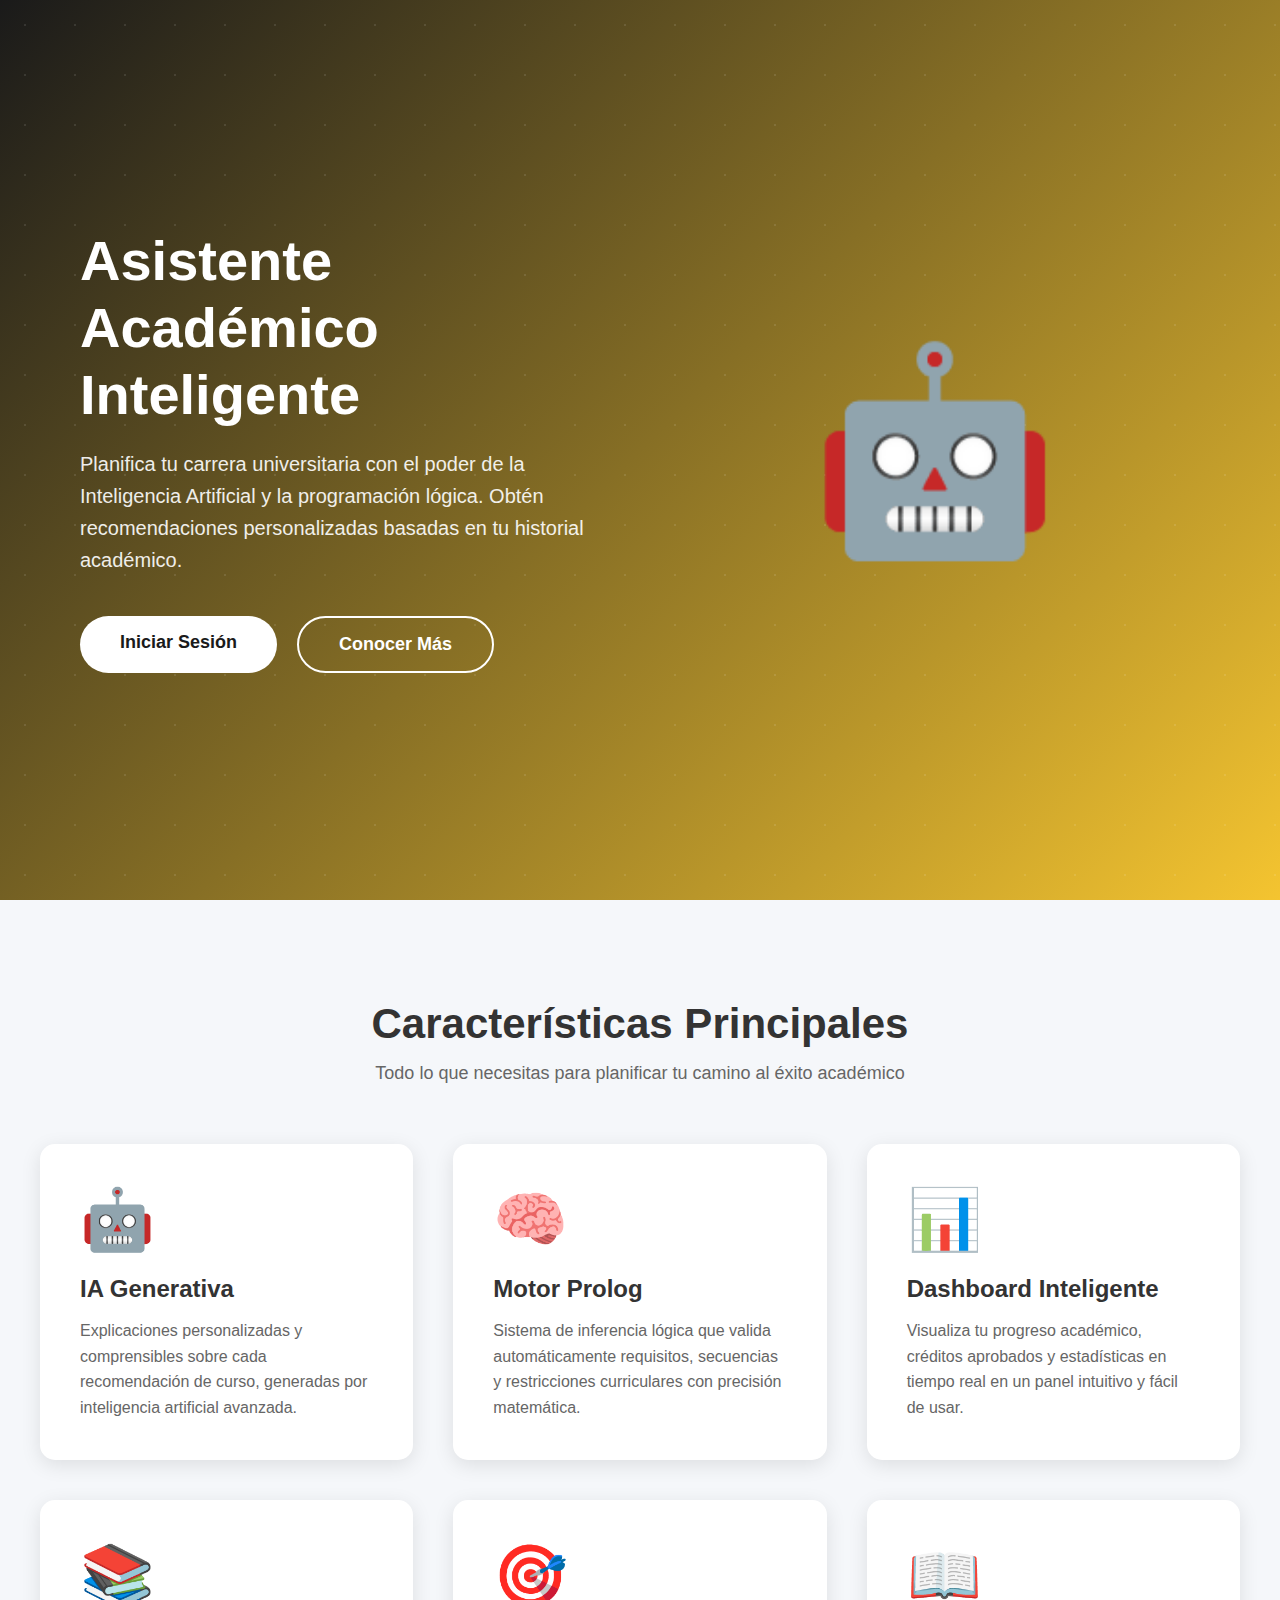
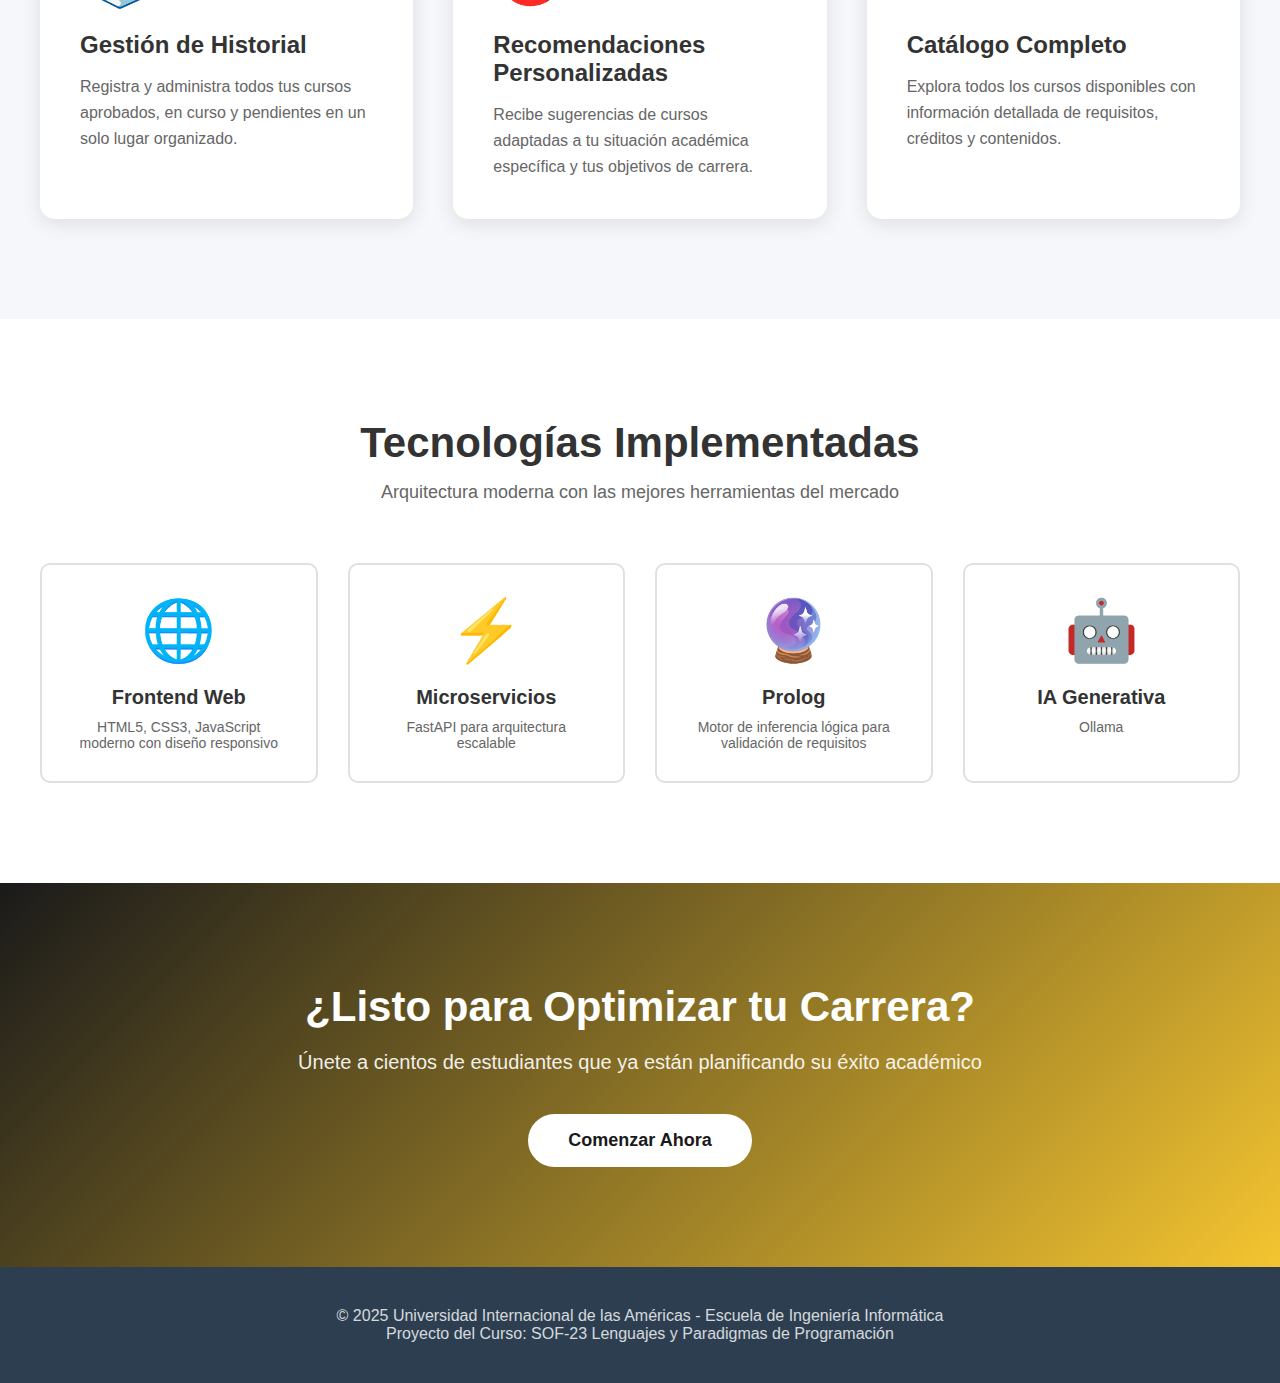
<file: frontend/index.html>
<!DOCTYPE html>
<html lang="es">
<head>
    <meta charset="UTF-8">
    <meta name="viewport" content="width=device-width, initial-scale=1.0">
    <title>Asistente Académico Inteligente - UIA</title>
    <link rel="stylesheet" href="css/index.css">
</head>
<body>
    <section class="hero">
        <div class="hero-content">
            <div class="hero-text">
                <h1>Asistente Académico Inteligente</h1>
                <p>Planifica tu carrera universitaria con el poder de la Inteligencia Artificial y la programación lógica. Obtén recomendaciones personalizadas basadas en tu historial académico.</p>
                <div class="hero-buttons">
                    <a href="login.html" class="btn btn-primary">Iniciar Sesión</a>
                    <a href="#features" class="btn btn-secondary">Conocer Más</a>
                </div>
            </div>
            <div class="hero-visual">
                <div class="hero-icon">🤖</div>
            </div>
        </div>
    </section>
    <section class="features" id="features">
        <div class="features-container">
            <div class="section-header">
                <h2>Características Principales</h2>
                <p>Todo lo que necesitas para planificar tu camino al éxito académico</p>
            </div>

            <div class="features-grid">
                <div class="feature-card">
                    <div class="feature-icon">🤖</div>
                    <h3>IA Generativa</h3>
                    <p>Explicaciones personalizadas y comprensibles sobre cada recomendación de curso, generadas por inteligencia artificial avanzada.</p>
                </div>

                <div class="feature-card">
                    <div class="feature-icon">🧠</div>
                    <h3>Motor Prolog</h3>
                    <p>Sistema de inferencia lógica que valida automáticamente requisitos, secuencias y restricciones curriculares con precisión matemática.</p>
                </div>

                <div class="feature-card">
                    <div class="feature-icon">📊</div>
                    <h3>Dashboard Inteligente</h3>
                    <p>Visualiza tu progreso académico, créditos aprobados y estadísticas en tiempo real en un panel intuitivo y fácil de usar.</p>
                </div>

                <div class="feature-card">
                    <div class="feature-icon">📚</div>
                    <h3>Gestión de Historial</h3>
                    <p>Registra y administra todos tus cursos aprobados, en curso y pendientes en un solo lugar organizado.</p>
                </div>

                <div class="feature-card">
                    <div class="feature-icon">🎯</div>
                    <h3>Recomendaciones Personalizadas</h3>
                    <p>Recibe sugerencias de cursos adaptadas a tu situación académica específica y tus objetivos de carrera.</p>
                </div>

                <div class="feature-card">
                    <div class="feature-icon">📖</div>
                    <h3>Catálogo Completo</h3>
                    <p>Explora todos los cursos disponibles con información detallada de requisitos, créditos y contenidos.</p>
                </div>
            </div>
        </div>
    </section>
    <section class="technology">
        <div class="features-container">
            <div class="section-header">
                <h2>Tecnologías Implementadas</h2>
                <p>Arquitectura moderna con las mejores herramientas del mercado</p>
            </div>

            <div class="tech-grid">
                <div class="tech-item">
                    <div class="feature-icon">🌐</div>
                    <h4>Frontend Web</h4>
                    <p>HTML5, CSS3, JavaScript moderno con diseño responsivo</p>
                </div>

                <div class="tech-item">
                    <div class="feature-icon">⚡</div>
                    <h4>Microservicios</h4>
                    <p>FastAPI para arquitectura escalable</p>
                </div>

                <div class="tech-item">
                    <div class="feature-icon">🔮</div>
                    <h4>Prolog</h4>
                    <p>Motor de inferencia lógica para validación de requisitos</p>
                </div>

                <div class="tech-item">
                    <div class="feature-icon">🤖</div>
                    <h4>IA Generativa</h4>
                    <p>Ollama</p>
                </div>
            </div>
        </div>
    </section>
    <section class="cta">
        <h2>¿Listo para Optimizar tu Carrera?</h2>
        <p>Únete a cientos de estudiantes que ya están planificando su éxito académico</p>
        <a href="login.html" class="btn btn-primary" style="background: white; color: #1a1a1a;">Comenzar Ahora</a>
    </section>
    <footer class="footer">
        <p>&copy; 2025 Universidad Internacional de las Américas - Escuela de Ingeniería Informática</p>
        <p>Proyecto del Curso: SOF-23 Lenguajes y Paradigmas de Programación</p>
    </footer>
    <script>
        document.querySelectorAll('a[href^="#"]').forEach(anchor => {
            anchor.addEventListener('click', function (e) {
                e.preventDefault();
                const target = document.querySelector(this.getAttribute('href'));
                if (target) {
                    target.scrollIntoView({
                        behavior: 'smooth',
                        block: 'start'
                    });
                }
            });
        });
        window.onload = function() {
            const token = localStorage.getItem('token');
            if (token) {

                const heroButtons = document.querySelector('.hero-buttons');
                heroButtons.innerHTML = `
                    <a href="dashboard.html" class="btn btn-primary">Ir al Dashboard</a>
                    <a href="#features" class="btn btn-secondary">Conocer Más</a>
                `;
            }
        };
    </script>
</body>
</html>
</file>
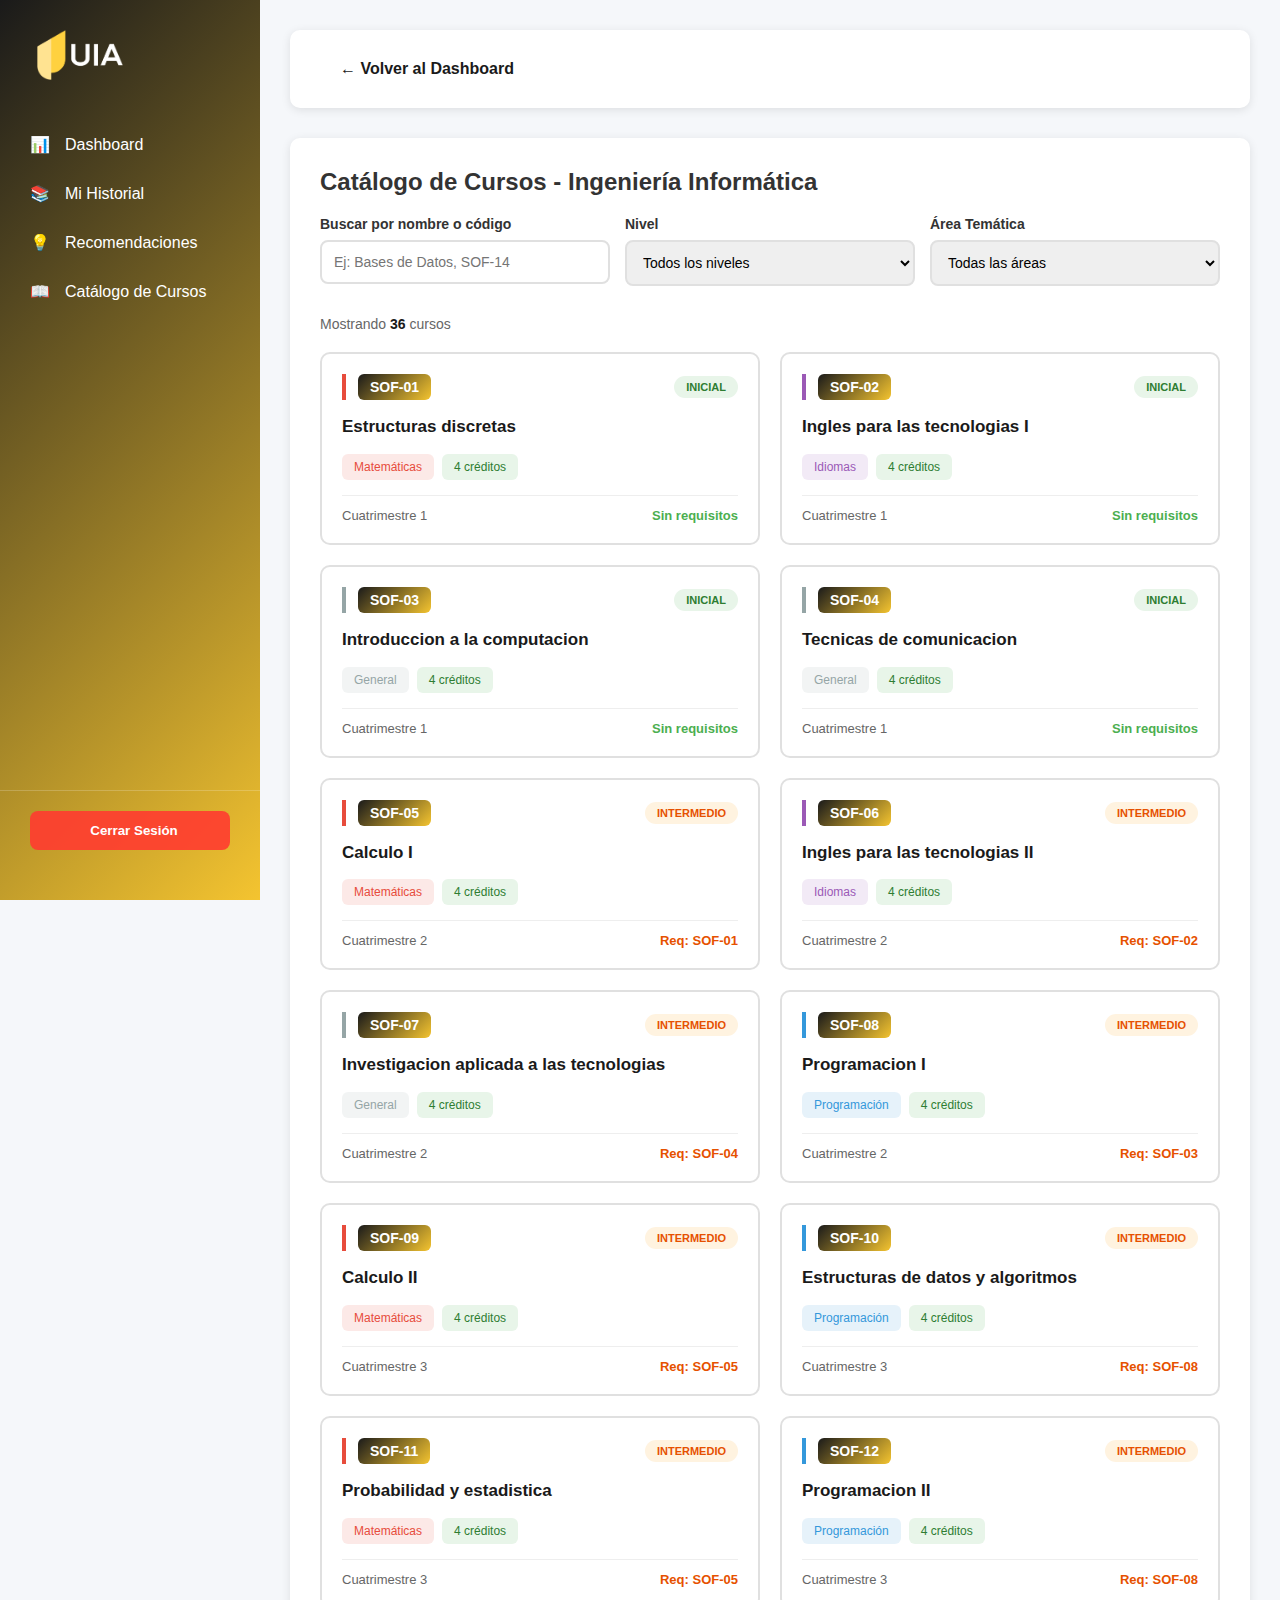
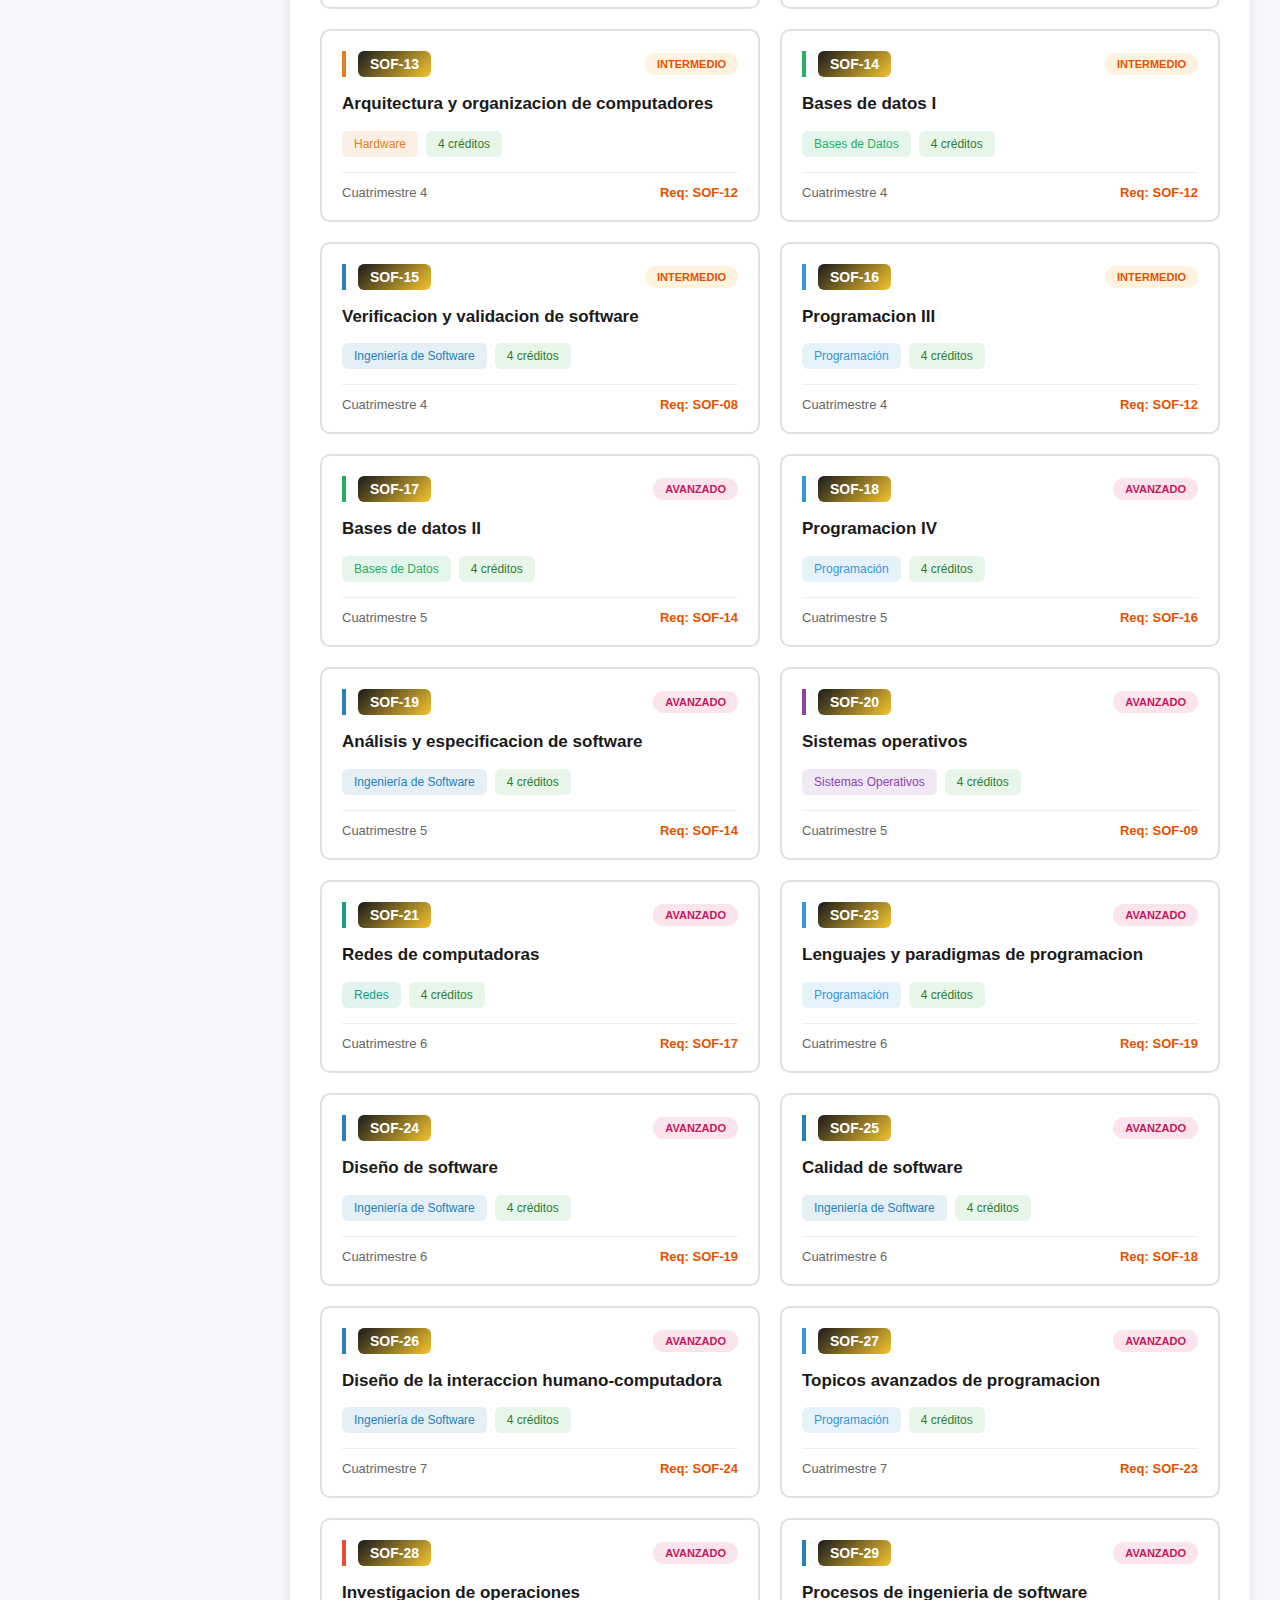
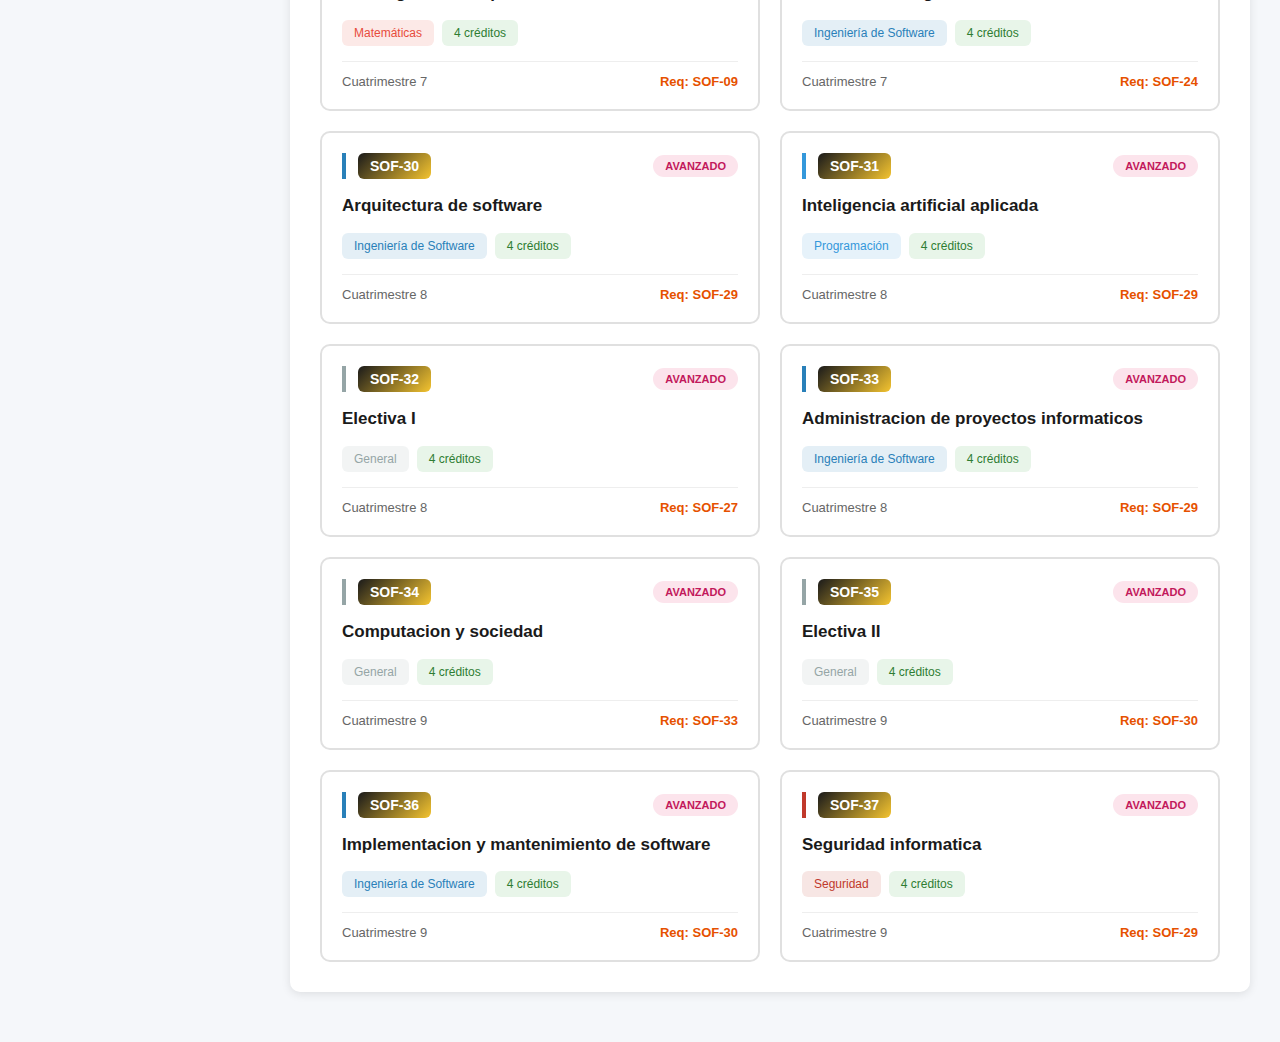
<file: frontend/cursos.html>
<!DOCTYPE html>
<html lang="es">
<head>
    <meta charset="UTF-8">
    <meta name="viewport" content="width=device-width, initial-scale=1.0">
    <title>Catálogo de Cursos - Asistente Académico</title>
    <link rel="stylesheet" href="css/cursos.css">
</head>
<body>
    <div class="sidebar">
        <div class="logo">
            <img src="assets/images/uia_icon.png" alt="UIA Logo">
        </div>
        <div class="menu-items">
            <div class="menu-item" onclick="navigate('dashboard')">
                <span>📊</span>
                <span>Dashboard</span>
            </div>
            <div class="menu-item" onclick="navigate('historial')">
                <span>📚</span>
                <span>Mi Historial</span>
            </div>
            <div class="menu-item" onclick="navigate('recomendaciones')">
                <span>💡</span>
                <span>Recomendaciones</span>
            </div>
            <div class="menu-item active">
                <span>📖</span>
                <span>Catálogo de Cursos</span>
            </div>
        </div>
        <div class="logout-section">
            <button class="logout-btn" onclick="logout()">
                <span></span>
                <span>Cerrar Sesión</span>
            </button>
        </div>
    </div>
    <div class="main-content">
        <div class="header">
            <a href="dashboard.html" class="back-btn">← Volver al Dashboard</a>
        </div>
        <div class="content-section">
            <h2 class="section-title">Catálogo de Cursos - Ingeniería Informática</h2>
            
            <div class="filters-row">
                <div class="filter-group">
                    <label>Buscar por nombre o código</label>
                    <input type="text" id="searchInput" placeholder="Ej: Bases de Datos, SOF-14">
                </div>
                <div class="filter-group">
                    <label>Nivel</label>
                    <select id="nivelFilter">
                        <option value="">Todos los niveles</option>
                        <option value="inicial">Inicial</option>
                        <option value="intermedio">Intermedio</option>
                        <option value="avanzado">Avanzado</option>
                    </select>
                </div>
                <div class="filter-group">
                    <label>Área Temática</label>
                    <select id="areaFilter">
                        <option value="">Todas las áreas</option>
                    </select>
                </div>
            </div>
            <p class="search-info">Mostrando <strong id="resultCount">36</strong> cursos</p>
            <div class="courses-grid" id="coursesGrid">
            </div>
        </div>
    </div>
    <div id="modalDetalle" class="modal">
        <div class="modal-content">
            <div id="modalBody"></div>
            <button class="modal-close" onclick="cerrarModal()">Cerrar</button>
        </div>
    </div>
    <script src="js/navegacion.js"></script>
    <script src="js/cursos.js"></script>
    <script src="js/catalogo.js"></script>
</body>
</html>
</file>
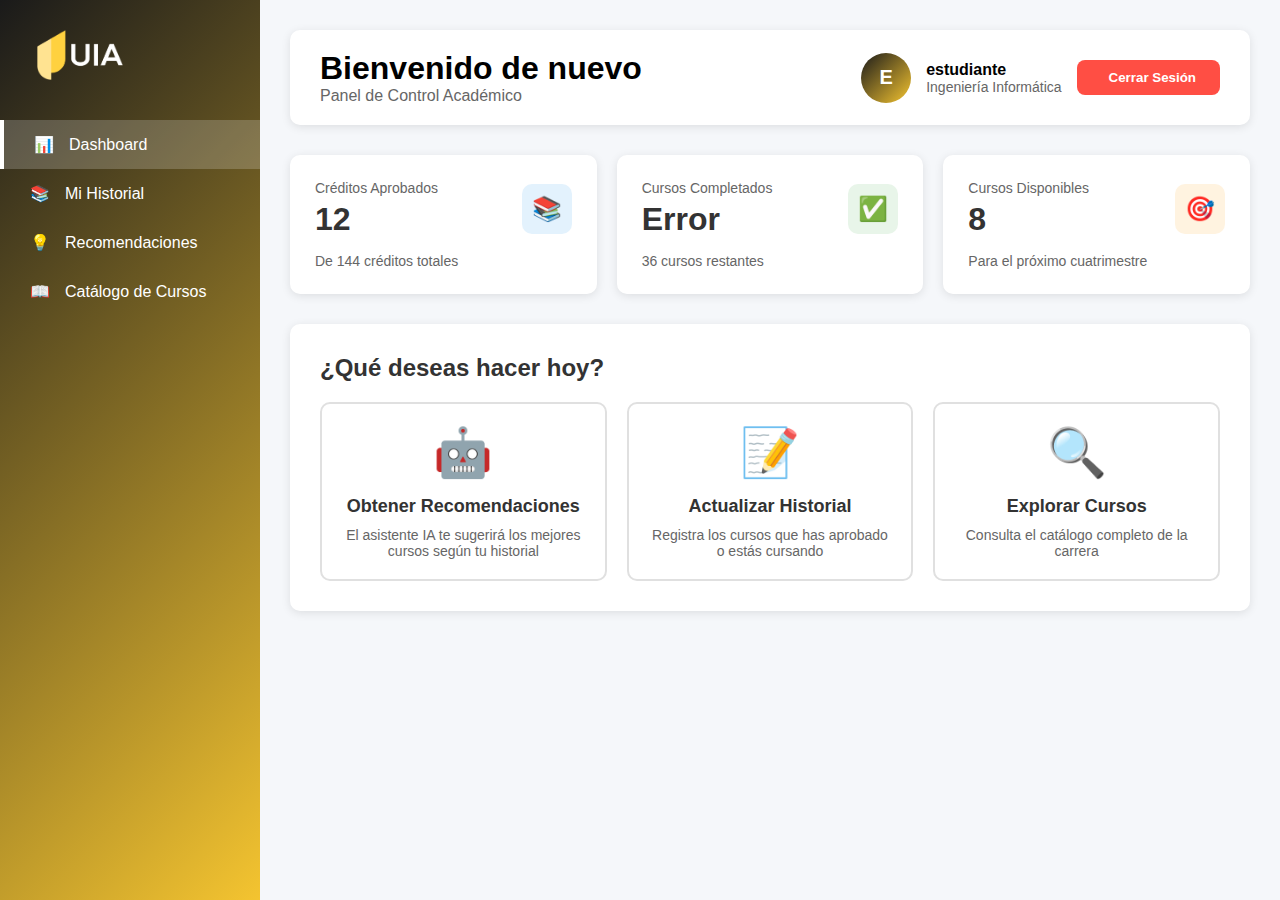
<file: frontend/dashboard.html>
<!DOCTYPE html>
<html lang="es">
<head>
    <meta charset="UTF-8">
    <meta name="viewport" content="width=device-width, initial-scale=1.0">
    <title>Dashboard - Asistente Académico</title>
    <link rel="stylesheet" href="css/dashboard.css">
</head>
<body>
    <div class="sidebar">
        <div class="logo">
            <img src="assets/images/uia_icon.png" alt="UIA Logo">
        </div>
        <div class="menu-items">
            <div class="menu-item active" onclick="navigate('dashboard')">
                <span>📊</span>
                <span>Dashboard</span>
            </div>
            <div class="menu-item" onclick="navigate('historial')">
                <span>📚</span>
                <span>Mi Historial</span>
            </div>
            <div class="menu-item" onclick="navigate('recomendaciones')">
                <span>💡</span>
                <span>Recomendaciones</span>
            </div>
            <div class="menu-item" onclick="navigate('cursos')">
                <span>📖</span>
                <span>Catálogo de Cursos</span>
            </div>
        </div>
    </div>
    <div class="main-content">
        <div class="header">
            <div>
                <h1>Bienvenido de nuevo</h1>
                <p style="color: #666;">Panel de Control Académico</p>
            </div>
            <div class="user-info">
                <div class="user-avatar" id="userAvatar">E</div>
                <div>
                    <div style="font-weight: 600;" id="userName">Estudiante</div>
                    <div style="font-size: 14px; color: #666;">Ingeniería Informática</div>
                </div>
                <button class="logout-btn" onclick="logout()">
                    <span></span>
                    <span>Cerrar Sesión</span>
                </button>
            </div>
        </div>
        <div class="cards-container">
            <div class="card">
                <div class="card-header">
                    <div>
                        <div class="card-title">Créditos Aprobados</div>
                        <div class="card-value" id="creditosAprobados">12</div>
                    </div>
                    <div class="card-icon blue">📚</div>
                </div>
                <p style="font-size: 14px; color: #666;">De 144 créditos totales</p>
            </div>
            <div class="card">
                <div class="card-header">
                    <div>
                        <div class="card-title">Cursos Completados</div>
                        <div class="card-value" id="cursosCompletados">3</div>
                    </div>
                    <div class="card-icon green">✅</div>
                </div>
                <p style="font-size: 14px; color: #666;">36 cursos restantes</p>
            </div>
            <div class="card">
                <div class="card-header">
                    <div>
                        <div class="card-title">Cursos Disponibles</div>
                        <div class="card-value" id="cursosDisponibles">8</div>
                    </div>
                    <div class="card-icon orange">🎯</div>
                </div>
                <p style="font-size: 14px; color: #666;">Para el próximo cuatrimestre</p>
            </div>
        </div>
        <div class="main-section">
            <h2 class="section-title">¿Qué deseas hacer hoy?</h2>
            
            <div class="actions-grid">
                <div class="action-card" onclick="navigate('recomendaciones')">
                    <div class="action-icon">🤖</div>
                    <div class="action-title">Obtener Recomendaciones</div>
                    <div class="action-description">El asistente IA te sugerirá los mejores cursos según tu historial</div>
                </div>
                <div class="action-card" onclick="navigate('historial')">
                    <div class="action-icon">📝</div>
                    <div class="action-title">Actualizar Historial</div>
                    <div class="action-description">Registra los cursos que has aprobado o estás cursando</div>
                </div>
                <div class="action-card" onclick="navigate('cursos')">
                    <div class="action-icon">🔍</div>
                    <div class="action-title">Explorar Cursos</div>
                    <div class="action-description">Consulta el catálogo completo de la carrera</div>
                </div>
            </div>
        </div>
    </div>
        <script src="js/navegacion.js"></script>
        <script src="js/cursos.js"></script>
</body>
</html>
</file>
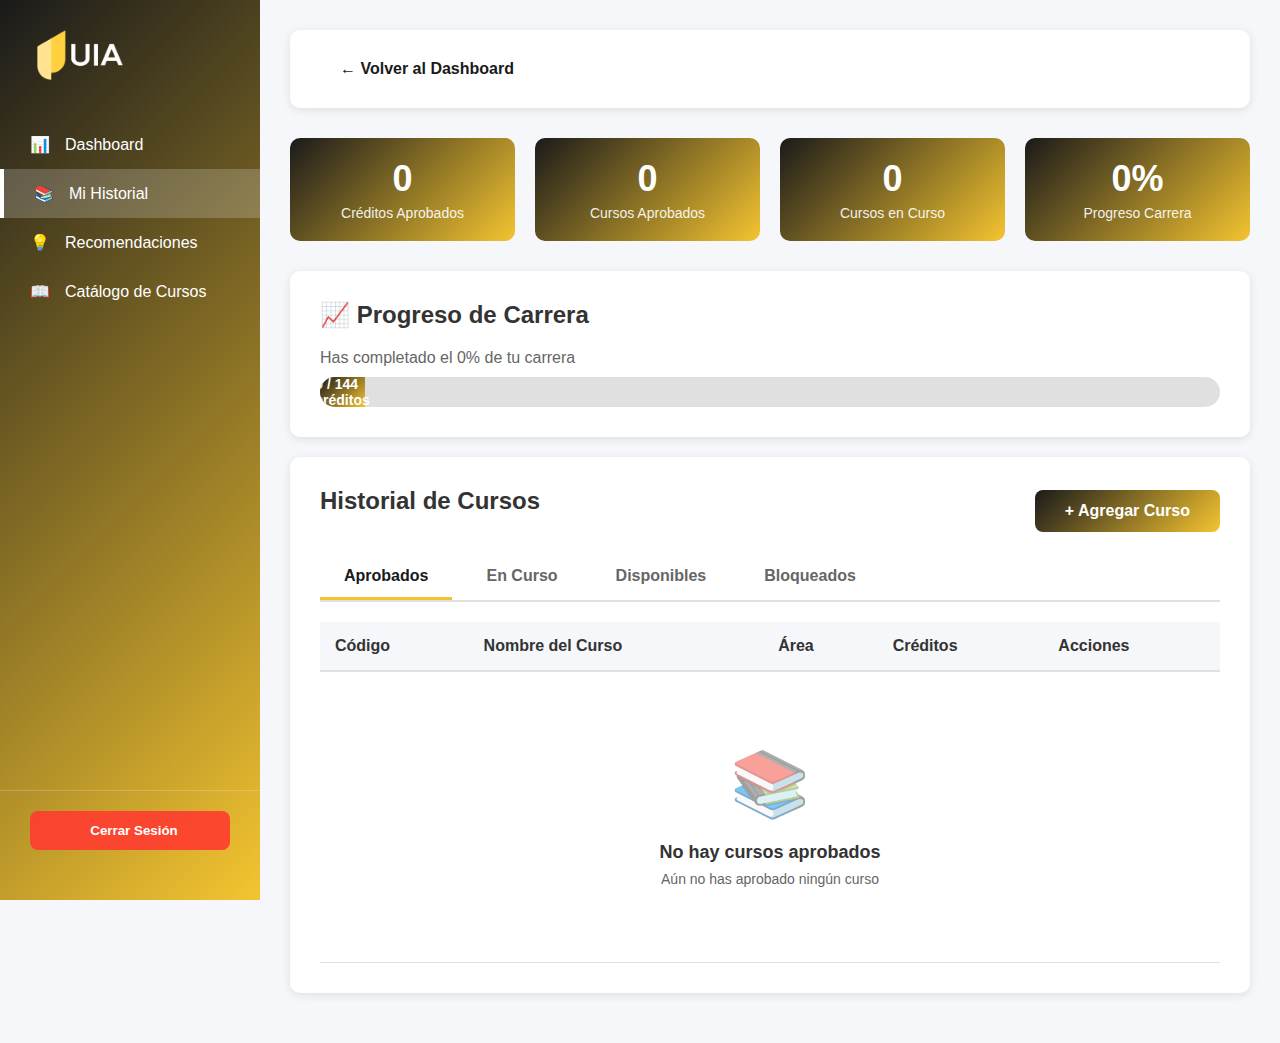
<file: frontend/historial.html>
<!DOCTYPE html>
<html lang="es">
<head>
    <meta charset="UTF-8">
    <meta name="viewport" content="width=device-width, initial-scale=1.0">
    <title>Historial Académico - Asistente Académico</title>
    <link rel="stylesheet" href="css/historial.css">
</head>
<body>
    <div class="sidebar">
        <div class="logo">
            <img src="assets/images/uia_icon.png" alt="UIA Logo">
        </div>
        <div class="menu-items">
            <div class="menu-item" onclick="navigate('dashboard')">
                <span>📊</span>
                <span>Dashboard</span>
            </div>
            <div class="menu-item active">
                <span>📚</span>
                <span>Mi Historial</span>
            </div>
            <div class="menu-item" onclick="navigate('recomendaciones')">
                <span>💡</span>
                <span>Recomendaciones</span>
            </div>
            <div class="menu-item" onclick="navigate('cursos')">
                <span>📖</span>
                <span>Catálogo de Cursos</span>
            </div>
        </div>
        <div class="logout-section">
            <button class="logout-btn" onclick="logout()">
                <span></span>
                <span>Cerrar Sesión</span>
            </button>
        </div>
    </div>
    <div class="main-content">
        <div class="header">
            <a href="dashboard.html" class="back-btn">← Volver al Dashboard</a>
        </div>
        <div class="stats-row">
            <div class="stat-card">
                <div class="stat-value" id="totalCreditos">0</div>
                <div class="stat-label">Créditos Aprobados</div>
            </div>
            <div class="stat-card">
                <div class="stat-value" id="cursosAprobados">0</div>
                <div class="stat-label">Cursos Aprobados</div>
            </div>
            <div class="stat-card">
                <div class="stat-value" id="cursosEnCurso">0</div>
                <div class="stat-label">Cursos en Curso</div>
            </div>
            <div class="stat-card">
                <div class="stat-value" id="promedio">0%</div>
                <div class="stat-label">Progreso Carrera</div>
            </div>
        </div>
        <div class="content-section">
            <h2 class="section-title">📈 Progreso de Carrera</h2>
            <p style="color: #666; margin-bottom: 10px;">Has completado el 0% de tu carrera</p>
            <div class="progress-bar">
                <div class="progress-fill" style="width: 0%;">0 / 144 créditos</div>
            </div>
        </div>
        <div class="content-section">
            <div style="display: flex; justify-content: space-between; align-items: center; margin-bottom: 20px;">
                <h2 class="section-title">Historial de Cursos</h2>
                <button class="btn-primary" onclick="abrirModalAgregar()">+ Agregar Curso</button>
            </div>
            <div class="tabs">
                <button class="tab active" onclick="cambiarTab('aprobados')">Aprobados</button>
                <button class="tab" onclick="cambiarTab('en-curso')">En Curso</button>
                <button class="tab" onclick="cambiarTab('pendientes')">Disponibles</button>
                <button class="tab" onclick="cambiarTab('bloqueados')">Bloqueados</button>
            </div>
            <div id="aprobados" class="tab-content active">
                <table class="course-table">
                    <thead>
                        <tr>
                            <th>Código</th>
                            <th>Nombre del Curso</th>
                            <th>Área</th>
                            <th>Créditos</th>
                            <th>Acciones</th>
                        </tr>
                    </thead>
                    <tbody>
                    </tbody>
                </table>
            </div>
            <div id="en-curso" class="tab-content">
                <table class="course-table">
                    <thead>
                        <tr>
                            <th>Código</th>
                            <th>Nombre del Curso</th>
                            <th>Área</th>
                            <th>Créditos</th>
                            <th>Progreso</th>
                            <th>Acciones</th>
                        </tr>
                    </thead>
                    <tbody>
                    </tbody>
                </table>
            </div>
            <div id="pendientes" class="tab-content">
                <table class="course-table">
                    <thead>
                        <tr>
                            <th>Código</th>
                            <th>Nombre del Curso</th>
                            <th>Área</th>
                            <th>Créditos</th>
                            <th>Acciones</th>
                        </tr>
                    </thead>
                    <tbody>
                    </tbody>
                </table>
            </div>
            <div id="bloqueados" class="tab-content">
                <table class="course-table">
                    <thead>
                        <tr>
                            <th>Código</th>
                            <th>Nombre del Curso</th>
                            <th>Área</th>
                            <th>Créditos</th>
                            <th>Falta Requisito</th>
                            <th>Acciones</th>
                        </tr>
                    </thead>
                    <tbody>
                    </tbody>
                </table>
            </div>
        </div>
    </div>
    <div id="modalCurso" class="modal">
        <div class="modal-content">
            <h2 class="modal-header">
                ➕ Agregar Curso al Historial
                <button class="close-btn" onclick="cerrarModal()">×</button>
            </h2>
            <form id="formCurso">
                <div class="modal-body">
                    <div class="form-group">
                        <label>Selecciona un Curso <span class="required">*</span></label>
                        <select id="cursoSelect" class="form-control" required>
                            <option value="">Selecciona un curso</option>
                        </select>
                        <span class="form-hint">Solo se muestran cursos disponibles para matricular</span>
                    </div>
                    <div class="form-group">
                        <label>Estado <span class="required">*</span></label>
                        <select id="estadoSelect" class="form-control" required>
                            <option value="en-curso">En Curso</option>
                            <option value="aprobado">Aprobado</option>
                        </select>
                    </div>
                </div>
                <div class="modal-footer">
                    <button type="button" class="btn-secondary" onclick="cerrarModal()">Cancelar</button>
                    <button type="submit" class="btn-primary">💾 Guardar</button>
                </div>
            </form>
        </div>
    </div>
    <div id="modalDetalle" class="modal">
        <div class="modal-content">
            <h2 class="modal-header">
                Detalle del Curso
                <button class="close-btn" onclick="cerrarModal()">×</button>
            </h2>
            <div class="modal-body">
            </div>
            <div class="modal-footer">
                <button type="button" class="btn-secondary" onclick="cerrarModal()">Cerrar</button>
            </div>
        </div>
    </div>
    <div id="modalConfirmar" class="modal">
        <div class="modal-content" style="max-width: 420px;">
            <div class="modal-body">
            </div>
            <div class="modal-footer" style="justify-content: center;">
                <button type="button" class="btn-secondary" onclick="cerrarModal()">Cancelar</button>
                <button type="button" class="btn-primary" onclick="ejecutarConfirmacion()">✓ Confirmar</button>
            </div>
        </div>
    </div>
    <div id="modalProgreso" class="modal">
        <div class="modal-content" style="max-width: 420px;">
            <h2 class="modal-header">
                📊 Actualizar Progreso
                <button class="close-btn" onclick="cerrarModal()">×</button>
            </h2>
            <div class="modal-body">
            </div>
            <div class="modal-footer">
                <button type="button" class="btn-secondary" onclick="cerrarModal()">Cancelar</button>
                <button type="button" class="btn-primary" onclick="guardarProgreso()">💾 Guardar</button>
            </div>
        </div>
    </div>
    <script src="js/catalogo.js"></script>
    <script src="js/historial.js"></script>
</body>
</html>
</file>
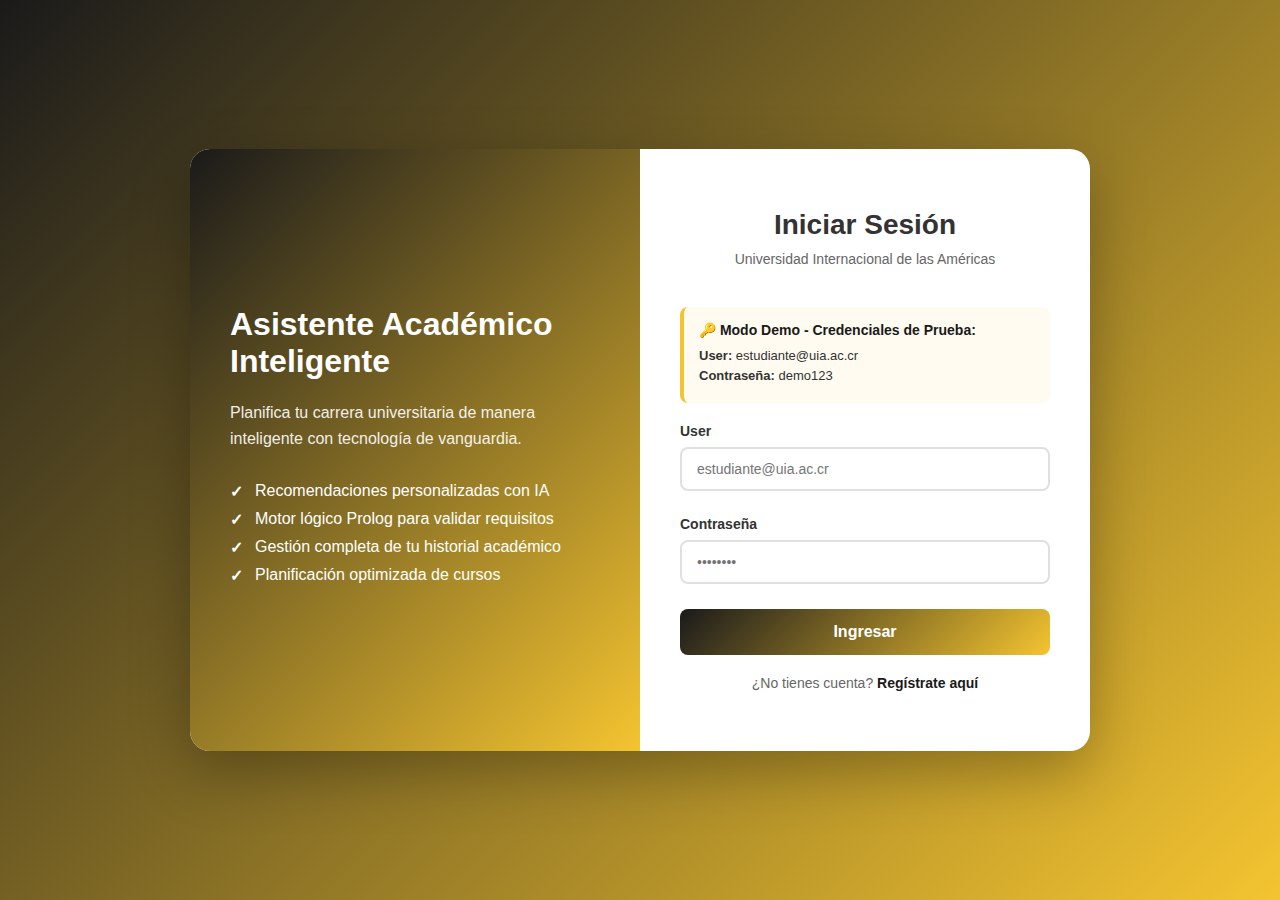
<file: frontend/login.html>
<!DOCTYPE html>
<html lang="es">
<head>
    <meta charset="UTF-8">
    <meta name="viewport" content="width=device-width, initial-scale=1.0">
    <title>Login - Asistente Académico UIA</title>
    <link rel="stylesheet" href="css/login.css">
</head>
<body>
    <div class="login-container">
        <div class="login-left">
            <h1>Asistente Académico Inteligente</h1>
            <p>Planifica tu carrera universitaria de manera inteligente con tecnología de vanguardia.</p>
            <ul>
                <li>Recomendaciones personalizadas con IA</li>
                <li>Motor lógico Prolog para validar requisitos</li>
                <li>Gestión completa de tu historial académico</li>
                <li>Planificación optimizada de cursos</li>
            </ul>
        </div>
        
        <div class="login-right">
            <div class="login-header">
                <h2>Iniciar Sesión</h2>
                <p>Universidad Internacional de las Américas</p>
            </div>

            <div class="demo-info">
                <h4>🔑 Modo Demo - Credenciales de Prueba:</h4>
                <p><strong>User:</strong> estudiante@uia.ac.cr</p>
                <p><strong>Contraseña:</strong> demo123</p>
            </div>

            <div id="alert" class="alert"></div>

            <form id="loginForm">
                <div class="form-group">
                    <label for="email">User</label>
                    <input type="text" id="email" name="email" required placeholder="estudiante@uia.ac.cr">
                </div>

                <div class="form-group">
                    <label for="password">Contraseña</label>
                    <input type="password" id="password" name="password" required placeholder="••••••••">
                </div>

                <button type="submit" class="btn-login" id="btnLogin">Ingresar</button>
            </form>

            <div class="register-link">
                ¿No tienes cuenta? <a href="#" id="registerLink">Regístrate aquí</a>
            </div>
        </div>
    </div>

    <script src="js/login.js"></script>
</body>
</html>
</file>
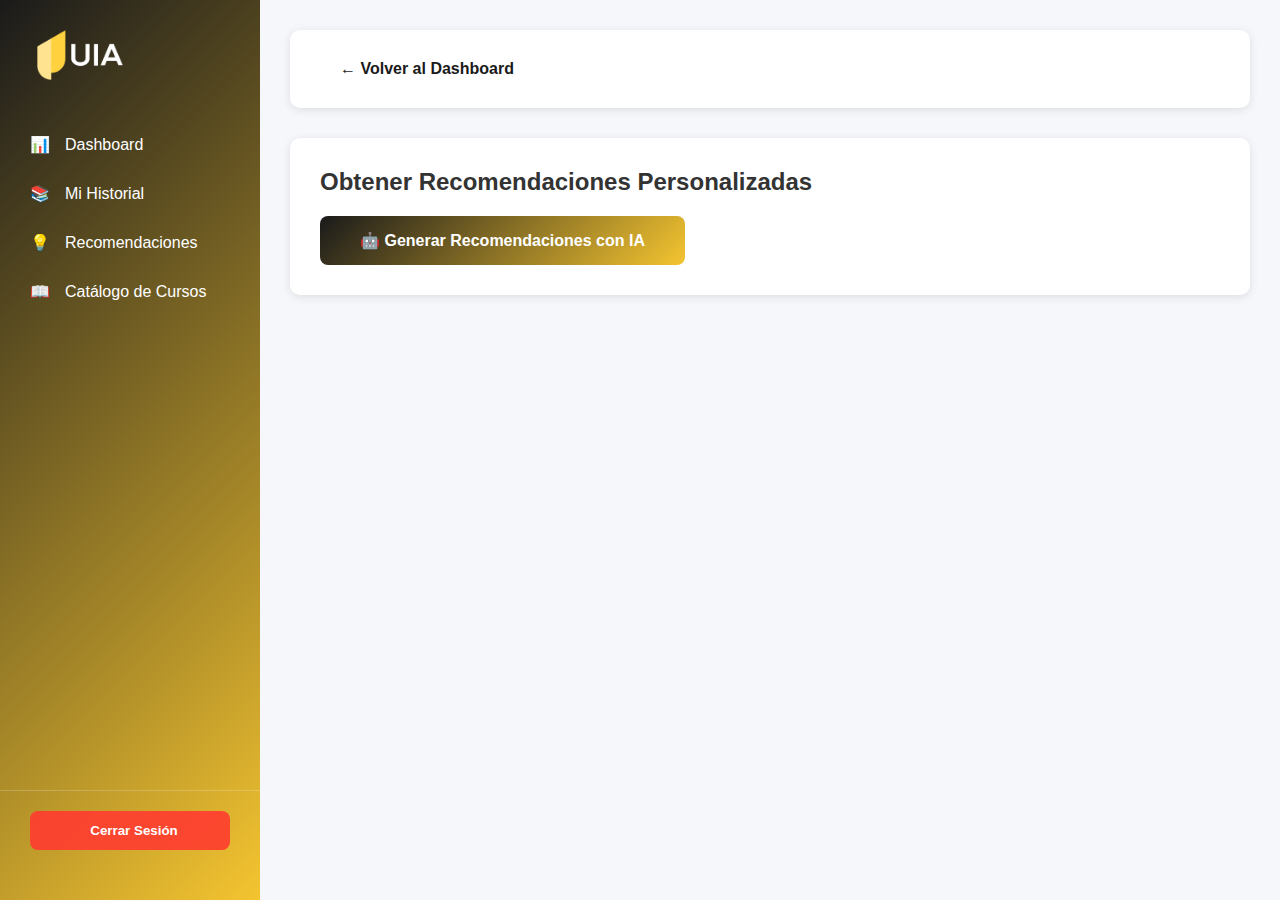
<file: frontend/recomendaciones.html>
<!DOCTYPE html>
<html lang="es">
<head>
    <meta charset="UTF-8">
    <meta name="viewport" content="width=device-width, initial-scale=1.0">
    <title>Recomendaciones - Asistente Académico</title>
    <link rel="stylesheet" href="css/recomendaciones.css">
</head>
<body>
    <div class="sidebar">
        <div class="logo">
            <img src="assets/images/uia_icon.png" alt="UIA Logo">
        </div>
        <div class="menu-items">
            <div class="menu-item" onclick="navigate('dashboard')">
                <span>📊</span>
                <span>Dashboard</span>
            </div>
            <div class="menu-item" onclick="navigate('historial')">
                <span>📚</span>
                <span>Mi Historial</span>
            </div>
            <div class="menu-item active">
                <span>💡</span>
                <span>Recomendaciones</span>
            </div>
            <div class="menu-item" onclick="navigate('cursos')">
                <span>📖</span>
                <span>Catálogo de Cursos</span>
            </div>
        </div>
        <div class="logout-section">
            <button class="logout-btn" onclick="logout()">
                <span></span>
                <span>Cerrar Sesión</span>
            </button>
        </div>
    </div>
    <div class="main-content">
        <div class="header">
            <a href="dashboard.html" class="back-btn">← Volver al Dashboard</a>
        </div>
        <div class="content-section" id="formSection">
            <h2 class="section-title">Obtener Recomendaciones Personalizadas</h2>
            <form id="recommendationForm">
                <button type="submit" class="btn-primary" id="submitBtn">
                    🤖 Generar Recomendaciones con IA
                </button>
            </form>
        </div>
        <div class="loading" id="loading">
            <div class="spinner"></div>
            <h3>Analizando tu historial académico...</h3>
            <p>El motor Prolog está evaluando requisitos y la IA está preparando tus recomendaciones</p>
        </div>
        <div class="results-container" id="resultsContainer">
            <div class="content-section">
                <h2 class="section-title">✨ Tus Recomendaciones Personalizadas</h2>
                <div id="recommendationsList"></div>
            </div>
            <button class="btn-primary" onclick="nuevaConsulta()">Nueva Consulta</button>
        </div>
    </div>
        <script src="js/navegacion.js"></script>
        <script src="js/recomendaciones.js"></script>
</body>
</html>
</file>
<file: frontend/css/index.css>
* {
    margin: 0;
    padding: 0;
    box-sizing: border-box;
}

body {
    font-family: 'Segoe UI', Tahoma, Geneva, Verdana, sans-serif;
    overflow-x: hidden;
}

/* Hero Section */
.hero {
    background: linear-gradient(135deg, #1a1a1a 0%, #f4c430 100%);
    color: white;
    min-height: 100vh;
    display: flex;
    align-items: center;
    position: relative;
    overflow: hidden;
}

.hero::before {
    content: '';
    position: absolute;
    width: 200%;
    height: 200%;
    background: radial-gradient(circle, rgba(255,255,255,0.1) 1px, transparent 1px);
    background-size: 50px 50px;
    animation: moveBackground 20s linear infinite;
}

@keyframes moveBackground {
    0% { transform: translate(0, 0); }
    100% { transform: translate(50px, 50px); }
}

.hero-content {
    max-width: 1200px;
    margin: 0 auto;
    padding: 80px 40px;
    position: relative;
    z-index: 1;
    display: grid;
    grid-template-columns: 1fr 1fr;
    gap: 60px;
    align-items: center;
}

.hero-text h1 {
    font-size: 56px;
    margin-bottom: 20px;
    line-height: 1.2;
}

.hero-text p {
    font-size: 20px;
    margin-bottom: 40px;
    opacity: 0.9;
    line-height: 1.6;
}

.hero-buttons {
    display: flex;
    gap: 20px;
}

.btn {
    padding: 16px 40px;
    border-radius: 50px;
    font-size: 18px;
    font-weight: 600;
    cursor: pointer;
    transition: all 0.3s;
    text-decoration: none;
    display: inline-block;
}

.btn-primary {
    background: white;
    color: #1a1a1a;
    border: none;
}

.btn-primary:hover {
    transform: translateY(-3px);
    box-shadow: 0 10px 30px rgba(0, 0, 0, 0.3);
}

.btn-secondary {
    background: transparent;
    color: white;
    border: 2px solid white;
}

.btn-secondary:hover {
    background: white;
    color: #1a1a1a;
}

.hero-visual {
    display: flex;
    justify-content: center;
    align-items: center;
}

.hero-icon {
    font-size: 200px;
    animation: float 3s ease-in-out infinite;
}

@keyframes float {
    0%, 100% { transform: translateY(0); }
    50% { transform: translateY(-20px); }
}

/* Features Section */
.features {
    padding: 100px 40px;
    background: #f5f7fa;
}

.features-container {
    max-width: 1200px;
    margin: 0 auto;
}

.section-header {
    text-align: center;
    margin-bottom: 60px;
}

.section-header h2 {
    font-size: 42px;
    color: #333;
    margin-bottom: 15px;
}

.section-header p {
    font-size: 18px;
    color: #666;
}

.features-grid {
    display: grid;
    grid-template-columns: repeat(auto-fit, minmax(300px, 1fr));
    gap: 40px;
}

.feature-card {
    background: white;
    padding: 40px;
    border-radius: 15px;
    box-shadow: 0 5px 20px rgba(0, 0, 0, 0.1);
    transition: transform 0.3s;
}

.feature-card:hover {
    transform: translateY(-10px);
    box-shadow: 0 10px 40px rgba(244, 196, 48, 0.3);
}

.feature-icon {
    font-size: 60px;
    margin-bottom: 20px;
}

.feature-card h3 {
    font-size: 24px;
    color: #333;
    margin-bottom: 15px;
}

.feature-card p {
    color: #666;
    line-height: 1.6;
}

/* Technology Section */
.technology {
    padding: 100px 40px;
    background: white;
}

.tech-grid {
    display: grid;
    grid-template-columns: repeat(auto-fit, minmax(250px, 1fr));
    gap: 30px;
    max-width: 1200px;
    margin: 0 auto;
}

.tech-item {
    text-align: center;
    padding: 30px;
    border: 2px solid #e0e0e0;
    border-radius: 10px;
    transition: all 0.3s;
}

.tech-item:hover {
    border-color: #f4c430;
    background: #fffbf0;
}

.tech-item h4 {
    font-size: 20px;
    color: #333;
    margin: 15px 0 10px;
}

.tech-item p {
    color: #666;
    font-size: 14px;
}

/* CTA Section */
.cta {
    padding: 100px 40px;
    background: linear-gradient(135deg, #1a1a1a 0%, #f4c430 100%);
    color: white;
    text-align: center;
}

.cta h2 {
    font-size: 42px;
    margin-bottom: 20px;
}

.cta p {
    font-size: 20px;
    margin-bottom: 40px;
    opacity: 0.9;
}

/* Footer */
.footer {
    background: #2c3e50;
    color: white;
    padding: 40px;
    text-align: center;
}

.footer p {
    opacity: 0.8;
}

/* Responsive Design */
@media (max-width: 768px) {
    .hero-content {
        grid-template-columns: 1fr;
        text-align: center;
    }

    .hero-text h1 {
        font-size: 36px;
    }

    .hero-buttons {
        justify-content: center;
    }

    .hero-icon {
        font-size: 120px;
    }
}
</file>
<file: frontend/css/cursos.css>
* {
    margin: 0;
    padding: 0;
    box-sizing: border-box;
}

body {
    font-family: 'Segoe UI', Tahoma, Geneva, Verdana, sans-serif;
    background: #f5f7fa;
}

/* Sidebar */
.sidebar {
    position: fixed;
    left: 0;
    top: 0;
    width: 260px;
    height: 100vh;
    background: linear-gradient(135deg, #1a1a1a 0%, #f4c430 100%);
    color: white;
    padding: 30px 0;
    z-index: 1000;
    display: flex;
    flex-direction: column;
}

.menu-items {
    flex: 1;
}

.logo {
    padding: 0 30px;
    margin-bottom: 40px;
    display: flex;
    align-items: center;
    gap: 10px;
}

.logo img {
    width: 100px;
    height: 50px;
    object-fit: contain;
}

.logo h2 {
    font-size: 24px;
}

.menu-item {
    padding: 15px 30px;
    cursor: pointer;
    transition: background 0.3s;
    display: flex;
    align-items: center;
    gap: 15px;
}

.menu-item:hover {
    background: rgba(255, 255, 255, 0.1);
}

.menu-item.active {
    background: rgba(255, 255, 255, 0.2);
    border-left: 4px solid white;
}

/* Main Content */
.main-content {
    margin-left: 260px;
    padding: 30px;
}

.header {
    background: white;
    padding: 20px 30px;
    border-radius: 10px;
    box-shadow: 0 2px 10px rgba(0, 0, 0, 0.1);
    margin-bottom: 30px;
}

.back-btn {
    display: inline-flex;
    align-items: center;
    gap: 8px;
    color: #1a1a1a;
    text-decoration: none;
    font-weight: 600;
    padding: 10px 20px;
    border-radius: 8px;
    transition: background 0.3s;
}

.back-btn:hover {
    background: #fffbf0;
}

.content-section {
    background: white;
    padding: 30px;
    border-radius: 10px;
    box-shadow: 0 2px 10px rgba(0, 0, 0, 0.1);
    margin-bottom: 20px;
}

.section-title {
    font-size: 24px;
    color: #333;
    margin-bottom: 20px;
}

/* Filters */
.filters-row {
    display: flex;
    gap: 15px;
    margin-bottom: 30px;
    flex-wrap: wrap;
}

.filter-group {
    flex: 1;
    min-width: 200px;
}

.filter-group label {
    display: block;
    color: #333;
    font-weight: 600;
    margin-bottom: 8px;
    font-size: 14px;
}

.filter-group input,
.filter-group select {
    width: 100%;
    padding: 12px;
    border: 2px solid #e0e0e0;
    border-radius: 8px;
    font-size: 14px;
}

.filter-group input:focus,
.filter-group select:focus {
    outline: none;
    border-color: #f4c430;
}

/* Course Grid */
.courses-grid {
    display: grid;
    grid-template-columns: repeat(auto-fill, minmax(350px, 1fr));
    gap: 20px;
}

.course-card {
    background: white;
    border: 2px solid #e0e0e0;
    border-radius: 10px;
    padding: 20px;
    transition: all 0.3s;
    cursor: pointer;
}

.course-card:hover {
    border-color: #f4c430;
    box-shadow: 0 5px 20px rgba(244, 196, 48, 0.3);
    transform: translateY(-5px);
}

.course-header {
    display: flex;
    justify-content: space-between;
    align-items: center;
    margin-bottom: 15px;
    padding-left: 12px;
    border-left: 4px solid #f4c430;
}

.course-code {
    background: linear-gradient(135deg, #1a1a1a 0%, #f4c430 100%);
    color: white;
    padding: 5px 12px;
    border-radius: 6px;
    font-weight: 600;
    font-size: 14px;
}

.course-credits {
    background: #e8f5e9;
    color: #2e7d32;
    padding: 5px 12px;
    border-radius: 6px;
    font-weight: 600;
    font-size: 14px;
}

.course-title {
    font-size: 18px;
    font-weight: 600;
    color: #333;
    margin-bottom: 10px;
}

/* Nuevos estilos para course-name y course-level */
.course-name {
    font-size: 17px;
    color: #1a1a1a;
    margin-bottom: 15px;
    line-height: 1.4;
    font-weight: 600;
}

.course-level {
    padding: 5px 12px;
    border-radius: 20px;
    font-size: 11px;
    font-weight: 600;
    text-transform: uppercase;
}

.nivel-inicial {
    background: #e8f5e9;
    color: #2e7d32;
}

.nivel-intermedio {
    background: #fff3e0;
    color: #e65100;
}

.nivel-avanzado {
    background: #fce4ec;
    color: #c2185b;
}

.course-description {
    color: #666;
    font-size: 14px;
    line-height: 1.6;
    margin-bottom: 15px;
}

.course-meta {
    display: flex;
    gap: 15px;
    flex-wrap: wrap;
    margin-bottom: 15px;
}

.meta-item {
    display: flex;
    align-items: center;
    gap: 5px;
    color: #666;
    font-size: 14px;
}

.course-requirements {
    background: #fff3e0;
    padding: 10px;
    border-radius: 6px;
    margin-bottom: 15px;
}

.course-requirements h4 {
    color: #e65100;
    font-size: 14px;
    margin-bottom: 5px;
}

.course-requirements ul {
    list-style-position: inside;
    color: #666;
    font-size: 14px;
}

.no-requirements {
    color: #4caf50;
    font-size: 14px;
    font-weight: 600;
}

/* Course Info Badges */
.course-info {
    display: flex;
    flex-wrap: wrap;
    gap: 8px;
    margin-bottom: 15px;
}

.info-badge {
    padding: 6px 12px;
    border-radius: 6px;
    font-size: 12px;
    font-weight: 500;
}

.area-badge {
    background-color: rgba(244, 196, 48, 0.15);
    color: #b8860b;
}

.credits-badge {
    background-color: #e8f5e9;
    color: #2e7d32;
}

/* Course Footer */
.course-footer {
    display: flex;
    justify-content: space-between;
    align-items: center;
    padding-top: 12px;
    border-top: 1px solid #eee;
    font-size: 13px;
}

.cuatrimestre {
    color: #666;
    font-weight: 500;
}

.requisito {
    color: #e65100;
    font-weight: 600;
}

.requisito.sin-req {
    color: #4caf50;
}

/* Course Actions */
.course-actions {
    display: flex;
    gap: 10px;
}

/* Buttons */
.btn-primary {
    flex: 1;
    background: linear-gradient(135deg, #1a1a1a 0%, #f4c430 100%);
    color: white;
    padding: 10px;
    border: none;
    border-radius: 8px;
    font-size: 14px;
    font-weight: 600;
    cursor: pointer;
    transition: transform 0.2s;
}

.btn-primary:hover {
    transform: translateY(-2px);
    box-shadow: 0 5px 15px rgba(244, 196, 48, 0.4);
}

.btn-secondary {
    flex: 1;
    background: white;
    color: #1a1a1a;
    padding: 10px;
    border: 2px solid #f4c430;
    border-radius: 8px;
    font-size: 14px;
    font-weight: 600;
    cursor: pointer;
    transition: all 0.2s;
}

.btn-secondary:hover {
    background: #f4c430;
    color: white;
}

/* Level Badges */
.level-badge {
    padding: 5px 12px;
    border-radius: 20px;
    font-size: 12px;
    font-weight: 600;
}

.level-inicial {
    background: #fffbf0;
    color: #1a1a1a;
}

.level-intermedio {
    background: #fff3e0;
    color: #e65100;
}

.level-avanzado {
    background: #fce4ec;
    color: #c2185b;
}

/* Search Info */
.search-info {
    color: #666;
    margin-bottom: 20px;
    font-size: 14px;
}

.search-info strong {
    color: #1a1a1a;
    font-weight: 700;
}

/* Modal */
.modal {
    display: none;
    position: fixed;
    top: 0;
    left: 0;
    width: 100%;
    height: 100%;
    background: rgba(0, 0, 0, 0.5);
    z-index: 2000;
    align-items: center;
    justify-content: center;
}

.modal.active {
    display: flex;
}

.modal-content {
    background: white;
    padding: 40px;
    border-radius: 10px;
    max-width: 600px;
    width: 90%;
    max-height: 80vh;
    overflow-y: auto;
    animation: modalSlideIn 0.3s ease;
}

@keyframes modalSlideIn {
    from {
        opacity: 0;
        transform: translateY(-20px);
    }
    to {
        opacity: 1;
        transform: translateY(0);
    }
}

.modal-header {
    padding-bottom: 20px;
    margin-bottom: 20px;
    border-bottom: 3px solid #f4c430;
}

.modal-code {
    display: inline-block;
    background: linear-gradient(135deg, #1a1a1a 0%, #f4c430 100%);
    color: white;
    padding: 6px 14px;
    border-radius: 6px;
    font-weight: 700;
    font-size: 14px;
    margin-bottom: 10px;
}

.modal-title {
    color: #1a1a1a;
    font-size: 1.5rem;
    font-weight: 700;
    line-height: 1.3;
}

.modal-body p {
    color: #666;
    line-height: 1.8;
    margin-bottom: 15px;
}

.modal-body h4 {
    color: #333;
    margin-top: 20px;
    margin-bottom: 10px;
}

.modal-body ul {
    list-style-position: inside;
    color: #666;
    line-height: 1.8;
}

/* Modal Details */
.modal-details {
    margin-bottom: 25px;
}

.detail-row {
    display: flex;
    justify-content: space-between;
    padding: 12px 0;
    border-bottom: 1px solid #eee;
}

.detail-row:last-child {
    border-bottom: none;
}

.detail-label {
    color: #666;
    font-weight: 500;
}

.detail-value {
    color: #1a1a1a;
    font-weight: 600;
    text-align: right;
}

.detail-value a {
    color: #b8860b;
    text-decoration: none;
}

.detail-value a:hover {
    text-decoration: underline;
    color: #f4c430;
}

/* Cursos Dependientes */
.cursos-dependientes {
    background-color: #fffbf0;
    border-radius: 10px;
    padding: 20px;
    margin-top: 20px;
    border: 1px solid rgba(244, 196, 48, 0.3);
}

.cursos-dependientes h4 {
    color: #1a1a1a;
    margin-bottom: 12px;
    font-size: 1rem;
}

.cursos-dependientes ul {
    list-style: none;
    padding: 0;
}

.cursos-dependientes li {
    padding: 8px 0;
    border-bottom: 1px solid rgba(244, 196, 48, 0.2);
}

.cursos-dependientes li:last-child {
    border-bottom: none;
}

.cursos-dependientes a {
    color: #b8860b;
    text-decoration: none;
    font-size: 0.95rem;
}

.cursos-dependientes a:hover {
    text-decoration: underline;
    color: #f4c430;
}

.modal-close {
    width: 100%;
    background: linear-gradient(135deg, #1a1a1a 0%, #f4c430 100%);
    color: white;
    padding: 12px 20px;
    border: none;
    border-radius: 8px;
    cursor: pointer;
    font-weight: 600;
    margin-top: 20px;
    transition: all 0.3s ease;
}

.modal-close:hover {
    transform: translateY(-2px);
    box-shadow: 0 5px 15px rgba(244, 196, 48, 0.4);
}

/* Empty State / No Results */
.empty-state {
    text-align: center;
    padding: 60px 20px;
    color: #666;
}

.empty-state-icon {
    font-size: 64px;
    margin-bottom: 20px;
}

.no-results {
    grid-column: 1 / -1;
    text-align: center;
    padding: 60px 20px;
    color: #666;
}

.no-results p {
    font-size: 1.1rem;
    margin-bottom: 20px;
}

.btn-limpiar {
    padding: 12px 24px;
    background: linear-gradient(135deg, #1a1a1a 0%, #f4c430 100%);
    color: white;
    border: none;
    border-radius: 8px;
    font-size: 1rem;
    font-weight: 600;
    cursor: pointer;
    transition: all 0.3s ease;
}

.btn-limpiar:hover {
    transform: translateY(-2px);
    box-shadow: 0 5px 15px rgba(244, 196, 48, 0.4);
}

/* Logout Section */
.logout-section {
    padding: 20px 30px;
    border-top: 1px solid rgba(255, 255, 255, 0.2);
}

.logout-btn {
    width: 100%;
    background: rgba(255, 59, 48, 0.9);
    color: white;
    padding: 12px 20px;
    border: none;
    border-radius: 8px;
    cursor: pointer;
    transition: all 0.3s;
    font-weight: 600;
    display: flex;
    align-items: center;
    justify-content: center;
    gap: 8px;
}

.logout-btn:hover {
    background: rgba(255, 59, 48, 1);
    transform: translateY(-2px);
}

/* Responsive Design */
@media (max-width: 768px) {
    .sidebar {
        width: 70px;
    }

    .main-content {
        margin-left: 70px;
    }

    .menu-item span:last-child {
        display: none;
    }

    .logo h2 {
        display: none;
    }

    .logo img {
        width: 40px;
        height: 40px;
    }

    .courses-grid {
        grid-template-columns: 1fr;
    }

    .filters-row {
        flex-direction: column;
    }

    .filter-group {
        min-width: 100%;
    }

    .modal-content {
        padding: 25px;
    }

    .course-footer {
        flex-direction: column;
        gap: 8px;
        align-items: flex-start;
    }
}
</file>
<file: frontend/css/dashboard.css>
* {
    margin: 0;
    padding: 0;
    box-sizing: border-box;
}

body {
    font-family: 'Segoe UI', Tahoma, Geneva, Verdana, sans-serif;
    background: #f5f7fa;
}

/* Sidebar */
.sidebar {
    position: fixed;
    left: 0;
    top: 0;
    width: 260px;
    height: 100vh;
    background: linear-gradient(135deg, #1a1a1a 0%, #f4c430 100%);
    color: white;
    padding: 30px 0;
    z-index: 1000;
    display: flex;
    flex-direction: column;
}

.menu-items {
    flex: 1;
}

.logo {
    padding: 0 30px;
    margin-bottom: 40px;
    display: flex;
    align-items: center;
    gap: 10px;
}

.logo img {
    width: 100px;
    height: 50px;
    object-fit: contain;
}

.menu-item {
    padding: 15px 30px;
    cursor: pointer;
    transition: background 0.3s;
    display: flex;
    align-items: center;
    gap: 15px;
}

.menu-item:hover {
    background: rgba(255, 255, 255, 0.1);
}

.menu-item.active {
    background: rgba(255, 255, 255, 0.2);
    border-left: 4px solid white;
}

/* Main Content */
.main-content {
    margin-left: 260px;
    padding: 30px;
}

.header {
    background: white;
    padding: 20px 30px;
    border-radius: 10px;
    box-shadow: 0 2px 10px rgba(0, 0, 0, 0.1);
    margin-bottom: 30px;
    display: flex;
    justify-content: space-between;
    align-items: center;
}

.user-info {
    display: flex;
    align-items: center;
    gap: 15px;
}

.user-avatar {
    width: 50px;
    height: 50px;
    border-radius: 50%;
    background: linear-gradient(135deg, #1a1a1a 0%, #f4c430 100%);
    display: flex;
    align-items: center;
    justify-content: center;
    color: white;
    font-weight: bold;
    font-size: 20px;
}

.cards-container {
    display: grid;
    grid-template-columns: repeat(auto-fit, minmax(300px, 1fr));
    gap: 20px;
    margin-bottom: 30px;
}

.card {
    background: white;
    padding: 25px;
    border-radius: 10px;
    box-shadow: 0 2px 10px rgba(0, 0, 0, 0.1);
    transition: transform 0.3s;
}

.card:hover {
    transform: translateY(-5px);
    box-shadow: 0 5px 20px rgba(0, 0, 0, 0.15);
}

.card-header {
    display: flex;
    justify-content: space-between;
    align-items: center;
    margin-bottom: 15px;
}

.card-icon {
    width: 50px;
    height: 50px;
    border-radius: 10px;
    display: flex;
    align-items: center;
    justify-content: center;
    font-size: 24px;
}

.card-icon.blue {
    background: #e3f2fd;
    color: #2196f3;
}

.card-icon.green {
    background: #e8f5e9;
    color: #4caf50;
}

.card-icon.orange {
    background: #fff3e0;
    color: #ff9800;
}

.card-title {
    color: #666;
    font-size: 14px;
    margin-bottom: 5px;
}

.card-value {
    font-size: 32px;
    font-weight: bold;
    color: #333;
}

.main-section {
    background: white;
    padding: 30px;
    border-radius: 10px;
    box-shadow: 0 2px 10px rgba(0, 0, 0, 0.1);
}

.section-title {
    font-size: 24px;
    color: #333;
    margin-bottom: 20px;
}

.btn-primary {
    background: linear-gradient(135deg, #1a1a1a 0%, #f4c430 100%);
    color: white;
    padding: 12px 30px;
    border: none;
    border-radius: 8px;
    font-size: 16px;
    cursor: pointer;
    transition: transform 0.2s;
}

.btn-primary:hover {
    transform: translateY(-2px);
    box-shadow: 0 5px 15px rgba(244, 196, 48, 0.4);
}

.btn-secondary {
    background: white;
    color: #1a1a1a;
    padding: 12px 30px;
    border: 2px solid #f4c430;
    border-radius: 8px;
    font-size: 16px;
    cursor: pointer;
    transition: all 0.2s;
}

.btn-secondary:hover {
    background: #f4c430;
    color: #1a1a1a;
}

.actions-grid {
    display: grid;
    grid-template-columns: repeat(auto-fit, minmax(250px, 1fr));
    gap: 20px;
    margin-top: 20px;
}

.action-card {
    padding: 20px;
    border: 2px solid #e0e0e0;
    border-radius: 10px;
    cursor: pointer;
    transition: all 0.3s;
    text-align: center;
}

.action-card:hover {
    border-color: #f4c430;
    background: #fffbf0;
}

.action-icon {
    font-size: 48px;
    margin-bottom: 15px;
}

.action-title {
    font-size: 18px;
    font-weight: 600;
    color: #333;
    margin-bottom: 10px;
}

.action-description {
    font-size: 14px;
    color: #666;
}

.logout-btn {
    background: rgba(255, 59, 48, 0.9);
    color: white;
    padding: 10px 24px;
    border: none;
    border-radius: 8px;
    cursor: pointer;
    transition: all 0.3s;
    font-weight: 600;
    display: flex;
    align-items: center;
    gap: 8px;
}

.logout-btn:hover {
    background: rgba(255, 59, 48, 1);
    transform: translateY(-2px);
    box-shadow: 0 4px 12px rgba(255, 59, 48, 0.4);
}

/* Responsive Design */
@media (max-width: 768px) {
    .sidebar {
        width: 70px;
    }

    .main-content {
        margin-left: 70px;
    }

    .menu-item span {
        display: none;
    }

    .logo h2 {
        font-size: 16px;
    }

    .logo img {
        width: 30px;
        height: 30px;
    }
}
</file>
<file: frontend/css/historial.css>
* {
    margin: 0;
    padding: 0;
    box-sizing: border-box;
}

body {
    font-family: 'Segoe UI', Tahoma, Geneva, Verdana, sans-serif;
    background: #f5f7fa;
}

/* Sidebar */
.sidebar {
    position: fixed;
    left: 0;
    top: 0;
    width: 260px;
    height: 100vh;
    background: linear-gradient(135deg, #1a1a1a 0%, #f4c430 100%);
    color: white;
    padding: 30px 0;
    z-index: 1000;
    display: flex;
    flex-direction: column;
}

.menu-items {
    flex: 1;
}

.logo {
    padding: 0 30px;
    margin-bottom: 40px;
    display: flex;
    align-items: center;
    gap: 10px;
}

.logo img {
    width: 100px;
    height: 50px;
    object-fit: contain;
}

.logo h2 {
    font-size: 24px;
}

.menu-item {
    padding: 15px 30px;
    cursor: pointer;
    transition: background 0.3s;
    display: flex;
    align-items: center;
    gap: 15px;
}

.menu-item:hover {
    background: rgba(255, 255, 255, 0.1);
}

.menu-item.active {
    background: rgba(255, 255, 255, 0.2);
    border-left: 4px solid white;
}

/* Main Content */
.main-content {
    margin-left: 260px;
    padding: 30px;
}

.header {
    background: white;
    padding: 20px 30px;
    border-radius: 10px;
    box-shadow: 0 2px 10px rgba(0, 0, 0, 0.1);
    margin-bottom: 30px;
}

.back-btn {
    display: inline-flex;
    align-items: center;
    gap: 8px;
    color: #1a1a1a;
    text-decoration: none;
    font-weight: 600;
    padding: 10px 20px;
    border-radius: 8px;
    transition: background 0.3s;
}

.back-btn:hover {
    background: #fffbf0;
}

.content-section {
    background: white;
    padding: 30px;
    border-radius: 10px;
    box-shadow: 0 2px 10px rgba(0, 0, 0, 0.1);
    margin-bottom: 20px;
}

.section-title {
    font-size: 24px;
    color: #333;
    margin-bottom: 20px;
    display: flex;
    align-items: center;
    gap: 10px;
}

/* Stats Cards */
.stats-row {
    display: grid;
    grid-template-columns: repeat(auto-fit, minmax(200px, 1fr));
    gap: 20px;
    margin-bottom: 30px;
}

.stat-card {
    background: linear-gradient(135deg, #1a1a1a 0%, #f4c430 100%);
    color: white;
    padding: 20px;
    border-radius: 10px;
    text-align: center;
}

.stat-value {
    font-size: 36px;
    font-weight: bold;
    margin-bottom: 5px;
}

.stat-label {
    font-size: 14px;
    opacity: 0.9;
}

/* Tabs */
.tabs {
    display: flex;
    gap: 10px;
    margin-bottom: 20px;
    border-bottom: 2px solid #e0e0e0;
}

.tab {
    padding: 12px 24px;
    border: none;
    background: none;
    color: #666;
    cursor: pointer;
    font-size: 16px;
    font-weight: 600;
    border-bottom: 3px solid transparent;
    transition: all 0.3s;
}

.tab:hover {
    color: #f4c430;
}

.tab.active {
    color: #1a1a1a;
    border-bottom-color: #f4c430;
}

.tab-content {
    display: none;
}

.tab-content.active {
    display: block;
}

/* Tables */
.course-table {
    width: 100%;
    border-collapse: collapse;
}

.course-table thead {
    background: #f5f7fa;
}

.course-table th {
    padding: 15px;
    text-align: left;
    font-weight: 600;
    color: #333;
    border-bottom: 2px solid #e0e0e0;
}

.course-table td {
    padding: 15px;
    border-bottom: 1px solid #e0e0e0;
}

.course-table tbody tr:hover {
    background: #fffbf0;
}

/* Badges */
.badge {
    padding: 5px 12px;
    border-radius: 20px;
    font-size: 12px;
    font-weight: 600;
    display: inline-block;
}

.badge-success {
    background: #e8f5e9;
    color: #2e7d32;
}

.badge-warning {
    background: #fff3e0;
    color: #e65100;
}

.badge-info {
    background: #fffbf0;
    color: #1a1a1a;
}

.badge-danger {
    background: #ffebee;
    color: #c62828;
}

/* Buttons */
.btn-primary {
    background: linear-gradient(135deg, #1a1a1a 0%, #f4c430 100%);
    color: white;
    padding: 12px 30px;
    border: none;
    border-radius: 8px;
    font-size: 16px;
    font-weight: 600;
    cursor: pointer;
    transition: transform 0.2s, box-shadow 0.2s;
    display: inline-flex;
    align-items: center;
    gap: 8px;
}

.btn-primary:hover {
    transform: translateY(-2px);
    box-shadow: 0 5px 15px rgba(244, 196, 48, 0.4);
}

.btn-secondary {
    background: white;
    color: #1a1a1a;
    padding: 10px 20px;
    border: 2px solid #f4c430;
    border-radius: 8px;
    font-size: 14px;
    cursor: pointer;
    transition: all 0.2s;
    display: inline-flex;
    align-items: center;
    gap: 6px;
}

.btn-secondary:hover {
    background: #f4c430;
    color: white;
}

.btn-danger {
    background: #ffebee;
    color: #c62828;
    padding: 10px 20px;
    border: 2px solid transparent;
    border-radius: 8px;
    font-size: 14px;
    cursor: pointer;
    transition: all 0.2s;
    display: inline-flex;
    align-items: center;
    gap: 6px;
}

.btn-danger:hover {
    background: #c62828;
    color: white;
}

.btn-success {
    background: #e8f5e9;
    color: #2e7d32;
    padding: 10px 20px;
    border: 2px solid transparent;
    border-radius: 8px;
    font-size: 14px;
    cursor: pointer;
    transition: all 0.2s;
    display: inline-flex;
    align-items: center;
    gap: 6px;
}

.btn-success:hover {
    background: #2e7d32;
    color: white;
}

.btn-icon {
    padding: 8px 10px;
    min-width: 38px;
    justify-content: center;
}

.action-buttons {
    display: flex;
    gap: 8px;
}

/* Empty State */
.empty-state {
    text-align: center;
    padding: 60px 20px;
    color: #666;
}

.empty-state-icon,
.empty-icon {
    font-size: 64px;
    margin-bottom: 20px;
    opacity: 0.5;
}

.empty-title {
    font-size: 18px;
    font-weight: 600;
    color: #333;
    margin-bottom: 8px;
}

.empty-message {
    font-size: 14px;
    color: #666;
}

.modal {
    display: none;
    position: fixed;
    top: 0;
    left: 0;
    width: 100%;
    height: 100%;
    background: rgba(0, 0, 0, 0.6);
    backdrop-filter: blur(4px);
    z-index: 2000;
    align-items: center;
    justify-content: center;
    padding: 20px;
    opacity: 0;
    transition: opacity 0.3s ease;
}

.modal.active,
.modal.show {
    display: flex;
    opacity: 1;
}

.modal-content {
    background: white;
    padding: 0;
    border-radius: 12px;
    max-width: 520px;
    width: 100%;
    max-height: 90vh;
    overflow-y: auto;
    box-shadow: 0 20px 40px rgba(0, 0, 0, 0.2);
    transform: scale(0.9) translateY(20px);
    transition: transform 0.3s ease;
}

.modal.active .modal-content,
.modal.show .modal-content {
    transform: scale(1) translateY(0);
}

.modal-header {
    font-size: 20px;
    font-weight: 700;
    color: #333;
    padding: 24px 28px;
    border-bottom: 1px solid #e0e0e0;
    display: flex;
    align-items: center;
    gap: 10px;
    position: relative;
    background: linear-gradient(135deg, #1a1a1a 0%, #333 100%);
    color: white;
    border-radius: 12px 12px 0 0;
}

.modal-header .close-btn {
    position: absolute;
    top: 50%;
    right: 20px;
    transform: translateY(-50%);
    width: 36px;
    height: 36px;
    border-radius: 50%;
    border: none;
    background: rgba(255, 255, 255, 0.2);
    color: white;
    cursor: pointer;
    display: flex;
    align-items: center;
    justify-content: center;
    font-size: 20px;
    transition: all 0.2s;
}

.modal-header .close-btn:hover {
    background: rgba(255, 255, 255, 0.3);
    transform: translateY(-50%) rotate(90deg);
}

.modal-body {
    padding: 28px;
}

.modal-footer {
    padding: 20px 28px;
    border-top: 1px solid #e0e0e0;
    display: flex;
    justify-content: flex-end;
    gap: 12px;
    background: #f5f7fa;
    border-radius: 0 0 12px 12px;
}

.modal-actions {
    display: flex;
    gap: 10px;
    justify-content: flex-end;
    padding-top: 10px;
}

.form-group {
    margin-bottom: 20px;
}

.form-group:last-child {
    margin-bottom: 0;
}

.form-group label {
    display: block;
    color: #333;
    font-weight: 600;
    margin-bottom: 8px;
    font-size: 14px;
}

.form-group label .required {
    color: #c62828;
    margin-left: 2px;
}

.form-group input,
.form-group select,
.form-group textarea,
.form-control {
    width: 100%;
    padding: 12px 16px;
    border: 2px solid #e0e0e0;
    border-radius: 8px;
    font-size: 14px;
    font-family: inherit;
    color: #333;
    background: white;
    transition: all 0.2s;
}

.form-group input:focus,
.form-group select:focus,
.form-group textarea:focus,
.form-control:focus {
    outline: none;
    border-color: #f4c430;
    box-shadow: 0 0 0 4px rgba(244, 196, 48, 0.15);
}

.form-group input::placeholder,
.form-group textarea::placeholder,
.form-control::placeholder {
    color: #999;
}

.form-group select {
    appearance: none;
    background-image: url("data:image/svg+xml,%3Csvg xmlns='http://www.w3.org/2000/svg' width='24' height='24' viewBox='0 0 24 24' fill='none' stroke='%23666' stroke-width='2' stroke-linecap='round' stroke-linejoin='round'%3E%3Cpolyline points='6 9 12 15 18 9'%3E%3C/polyline%3E%3C/svg%3E");
    background-repeat: no-repeat;
    background-position: right 12px center;
    background-size: 18px;
    padding-right: 44px;
}

.form-group textarea {
    resize: vertical;
    min-height: 80px;
}

.form-row {
    display: grid;
    grid-template-columns: 1fr 1fr;
    gap: 16px;
}

.form-hint {
    font-size: 12px;
    color: #888;
    margin-top: 6px;
}

.form-error {
    font-size: 12px;
    color: #c62828;
    margin-top: 6px;
    display: none;
}

.form-group.error .form-control,
.form-group.error input,
.form-group.error select {
    border-color: #c62828;
}

.form-group.error .form-error {
    display: block;
}

.toast-container {
    position: fixed;
    top: 24px;
    right: 24px;
    z-index: 3000;
    display: flex;
    flex-direction: column;
    gap: 12px;
}

.toast {
    display: flex;
    align-items: center;
    gap: 12px;
    padding: 16px 20px;
    background: white;
    border-radius: 10px;
    box-shadow: 0 10px 30px rgba(0, 0, 0, 0.15);
    border-left: 4px solid #f4c430;
    min-width: 320px;
    max-width: 420px;
    animation: toastSlideIn 0.3s ease;
}

.toast.success {
    border-left-color: #2e7d32;
}

.toast.error {
    border-left-color: #c62828;
}

.toast.warning {
    border-left-color: #e65100;
}

.toast-icon {
    font-size: 1.25rem;
}

.toast-content {
    flex: 1;
}

.toast-title {
    font-weight: 600;
    font-size: 14px;
    color: #333;
}

.toast-message {
    font-size: 13px;
    color: #666;
    margin-top: 2px;
}

.toast-close {
    background: none;
    border: none;
    color: #999;
    cursor: pointer;
    padding: 4px;
    font-size: 18px;
    transition: color 0.2s;
}

.toast-close:hover {
    color: #333;
}

@keyframes toastSlideIn {
    from {
        opacity: 0;
        transform: translateX(100%);
    }
    to {
        opacity: 1;
        transform: translateX(0);
    }
}

@keyframes toastSlideOut {
    from {
        opacity: 1;
        transform: translateX(0);
    }
    to {
        opacity: 0;
        transform: translateX(100%);
    }
}

.toast.hiding {
    animation: toastSlideOut 0.3s ease forwards;
}

.confirm-dialog {
    text-align: center;
    padding: 20px 0;
}

.confirm-icon {
    width: 70px;
    height: 70px;
    border-radius: 50%;
    background: #ffebee;
    display: flex;
    align-items: center;
    justify-content: center;
    margin: 0 auto 20px;
    font-size: 2.5rem;
}

.confirm-title {
    font-size: 20px;
    font-weight: 700;
    color: #333;
    margin-bottom: 10px;
}

.confirm-message {
    color: #666;
    font-size: 14px;
    line-height: 1.6;
}

.detail-grid {
    display: grid;
    grid-template-columns: repeat(2, 1fr);
    gap: 16px;
}

.detail-item {
    padding: 16px;
    background: #f5f7fa;
    border-radius: 10px;
}

.detail-item.full-width {
    grid-column: span 2;
}

.detail-label {
    font-size: 11px;
    font-weight: 700;
    color: #888;
    text-transform: uppercase;
    letter-spacing: 0.5px;
    margin-bottom: 6px;
}

.detail-value {
    font-size: 16px;
    font-weight: 600;
    color: #333;
}

.detail-value.large {
    font-size: 28px;
    color: #1a1a1a;
}

/* Progress Bar en tablas */
.course-table .progress-bar {
    height: 22px;
    border-radius: 11px;
    background: #e0e0e0;
}

.course-table .progress-fill {
    font-size: 11px;
    border-radius: 11px;
}

/* Logout Section */
.logout-section {
    padding: 20px 30px;
    border-top: 1px solid rgba(255, 255, 255, 0.2);
}

.logout-btn {
    width: 100%;
    background: rgba(255, 59, 48, 0.9);
    color: white;
    padding: 12px 20px;
    border: none;
    border-radius: 8px;
    cursor: pointer;
    transition: all 0.3s;
    font-weight: 600;
    display: flex;
    align-items: center;
    justify-content: center;
    gap: 8px;
}

.logout-btn:hover {
    background: rgba(255, 59, 48, 1);
    transform: translateY(-2px);
}

/* Progress Bar */
.progress-bar {
    width: 100%;
    height: 30px;
    background: #e0e0e0;
    border-radius: 15px;
    overflow: hidden;
    margin-top: 10px;
}

.progress-fill {
    height: 100%;
    background: linear-gradient(135deg, #1a1a1a 0%, #f4c430 100%);
    display: flex;
    align-items: center;
    justify-content: center;
    color: white;
    font-weight: 600;
    font-size: 14px;
    transition: width 0.3s;
}

@media (max-width: 768px) {
    .sidebar {
        width: 70px;
    }

    .main-content {
        margin-left: 70px;
    }

    .menu-item span:last-child {
        display: none;
    }

    .logo h2 {
        display: none;
    }

    .logo img {
        width: 40px;
        height: 40px;
    }

    .stats-row {
        grid-template-columns: repeat(2, 1fr);
    }

    .course-table {
        font-size: 14px;
    }

    .course-table th,
    .course-table td {
        padding: 10px;
    }

    /* Modal responsive */
    .modal-content {
        max-width: 100%;
        margin: 10px;
        max-height: calc(100vh - 20px);
    }

    .form-row {
        grid-template-columns: 1fr;
    }

    .detail-grid {
        grid-template-columns: 1fr;
    }

    .detail-item.full-width {
        grid-column: span 1;
    }

    .action-buttons {
        flex-wrap: wrap;
    }

    .toast {
        min-width: 280px;
        right: 10px;
        left: 10px;
    }

    .toast-container {
        right: 10px;
        left: 10px;
    }
}

@media (max-width: 480px) {
    .stats-row {
        grid-template-columns: 1fr;
    }

    .tabs {
        flex-wrap: wrap;
    }

    .tab {
        padding: 10px 16px;
        font-size: 14px;
    }

    .btn-primary {
        padding: 10px 20px;
        font-size: 14px;
    }

    .section-title {
        font-size: 20px;
    }

    .modal-header {
        font-size: 18px;
        padding: 20px;
    }

    .modal-body {
        padding: 20px;
    }

    .modal-footer {
        padding: 16px 20px;
        flex-direction: column;
    }

    .modal-footer button {
        width: 100%;
    }
}
</file>
<file: frontend/css/login.css>
* {
    margin: 0;
    padding: 0;
    box-sizing: border-box;
}

body {
    font-family: 'Segoe UI', Tahoma, Geneva, Verdana, sans-serif;
    background: linear-gradient(135deg, #1a1a1a 0%, #f4c430 100%);
    min-height: 100vh;
    display: flex;
    justify-content: center;
    align-items: center;
    padding: 20px;
}

.login-container {
    background: white;
    border-radius: 20px;
    box-shadow: 0 20px 60px rgba(0, 0, 0, 0.3);
    overflow: hidden;
    max-width: 900px;
    width: 100%;
    display: flex;
}

.login-left {
    background: linear-gradient(135deg, #1a1a1a 0%, #f4c430 100%);
    color: white;
    padding: 60px 40px;
    flex: 1;
    display: flex;
    flex-direction: column;
    justify-content: center;
}

.login-left h1 {
    font-size: 32px;
    margin-bottom: 20px;
}

.login-left p {
    font-size: 16px;
    line-height: 1.6;
    opacity: 0.9;
}

.login-left ul {
    margin-top: 20px;
    list-style: none;
}

.login-left li {
    margin: 10px 0;
    padding-left: 25px;
    position: relative;
}

.login-left li:before {
    content: "✓";
    position: absolute;
    left: 0;
    font-weight: bold;
}

.login-right {
    padding: 60px 40px;
    flex: 1;
}

.login-header {
    text-align: center;
    margin-bottom: 40px;
}

.login-header h2 {
    color: #333;
    font-size: 28px;
    margin-bottom: 10px;
}

.login-header p {
    color: #666;
    font-size: 14px;
}

.form-group {
    margin-bottom: 25px;
}

.form-group label {
    display: block;
    color: #333;
    font-weight: 600;
    margin-bottom: 8px;
    font-size: 14px;
}

.form-group input {
    width: 100%;
    padding: 12px 15px;
    border: 2px solid #e0e0e0;
    border-radius: 8px;
    font-size: 14px;
    transition: border-color 0.3s;
}

.form-group input:focus {
    outline: none;
    border-color: #f4c430;
}

.btn-login {
    width: 100%;
    padding: 14px;
    background: linear-gradient(135deg, #1a1a1a 0%, #f4c430 100%);
    color: white;
    border: none;
    border-radius: 8px;
    font-size: 16px;
    font-weight: 600;
    cursor: pointer;
    transition: transform 0.2s;
}

.btn-login:hover {
    transform: translateY(-2px);
    box-shadow: 0 5px 15px rgba(244, 196, 48, 0.4);
}

.btn-login:disabled {
    opacity: 0.6;
    cursor: not-allowed;
}

.register-link {
    text-align: center;
    margin-top: 20px;
    color: #666;
    font-size: 14px;
}

.register-link a {
    color: #1a1a1a;
    text-decoration: none;
    font-weight: 600;
}

.register-link a:hover {
    color: #f4c430;
}

.alert {
    padding: 12px;
    border-radius: 8px;
    margin-bottom: 20px;
    display: none;
}

.alert-error {
    background: #fee;
    color: #c33;
    border: 1px solid #fcc;
}

.alert-success {
    background: #efe;
    color: #3c3;
    border: 1px solid #cfc;
}

.demo-info {
    background: #fffbf0;
    padding: 15px;
    border-radius: 8px;
    margin-bottom: 20px;
    border-left: 4px solid #f4c430;
}

.demo-info h4 {
    color: #1a1a1a;
    margin-bottom: 10px;
    font-size: 14px;
}

.demo-info p {
    color: #333;
    font-size: 13px;
    margin: 5px 0;
}

/* Responsive Design */
@media (max-width: 768px) {
    .login-container {
        flex-direction: column;
    }

    .login-left {
        padding: 40px 30px;
    }

    .login-right {
        padding: 40px 30px;
    }
}
</file>
<file: frontend/css/recomendaciones.css>
* {
    margin: 0;
    padding: 0;
    box-sizing: border-box;
}

body {
    font-family: 'Segoe UI', Tahoma, Geneva, Verdana, sans-serif;
    background: #f5f7fa;
}

/* Sidebar */
.sidebar {
    position: fixed;
    left: 0;
    top: 0;
    width: 260px;
    height: 100vh;
    background: linear-gradient(135deg, #1a1a1a 0%, #f4c430 100%);
    color: white;
    padding: 30px 0;
    z-index: 1000;
    display: flex;
    flex-direction: column;
}

.menu-items {
    flex: 1;
}

.logo {
    padding: 0 30px;
    margin-bottom: 40px;
    display: flex;
    align-items: center;
    gap: 10px;
}

.logo img {
    width: 100px;
    height: 50px;
    object-fit: contain;
}

.logo h2 {
    font-size: 24px;
}

.menu-item {
    padding: 15px 30px;
    cursor: pointer;
    transition: background 0.3s;
    display: flex;
    align-items: center;
    gap: 15px;
}

.menu-item:hover {
    background: rgba(255, 255, 255, 0.1);
}

.menu-item.active {
    background: rgba(255, 255, 255, 0.2);
    border-left: 4px solid white;
}

/* Main Content */
.main-content {
    margin-left: 260px;
    padding: 30px;
}

.header {
    background: white;
    padding: 20px 30px;
    border-radius: 10px;
    box-shadow: 0 2px 10px rgba(0, 0, 0, 0.1);
    margin-bottom: 30px;
}

.content-section {
    background: white;
    padding: 30px;
    border-radius: 10px;
    box-shadow: 0 2px 10px rgba(0, 0, 0, 0.1);
    margin-bottom: 20px;
}

.section-title {
    font-size: 24px;
    color: #333;
    margin-bottom: 20px;
    display: flex;
    align-items: center;
    gap: 10px;
}

/* Form Elements */
.form-group {
    margin-bottom: 20px;
}

.form-group label {
    display: block;
    color: #333;
    font-weight: 600;
    margin-bottom: 10px;
}

.checkbox-grid {
    display: grid;
    grid-template-columns: repeat(auto-fill, minmax(300px, 1fr));
    gap: 15px;
    max-height: 400px;
    overflow-y: auto;
    padding: 15px;
    border: 2px solid #e0e0e0;
    border-radius: 8px;
}

.checkbox-item {
    display: flex;
    align-items: center;
    gap: 10px;
    padding: 10px;
    border-radius: 6px;
    transition: background 0.2s;
}

.checkbox-item:hover {
    background: #fffbf0;
}

.checkbox-item input[type="checkbox"] {
    width: 20px;
    height: 20px;
    cursor: pointer;
    accent-color: #f4c430;
}

.checkbox-item label {
    cursor: pointer;
    margin: 0;
    font-weight: normal;
}

.course-code {
    color: #1a1a1a;
    font-weight: 600;
}

/* Buttons */
.btn-primary {
    background: linear-gradient(135deg, #1a1a1a 0%, #f4c430 100%);
    color: white;
    padding: 15px 40px;
    border: none;
    border-radius: 8px;
    font-size: 16px;
    font-weight: 600;
    cursor: pointer;
    transition: transform 0.2s;
}

.btn-primary:hover {
    transform: translateY(-2px);
    box-shadow: 0 5px 15px rgba(244, 196, 48, 0.4);
}

.btn-primary:disabled {
    opacity: 0.5;
    cursor: not-allowed;
}

/* Loading */
.loading {
    display: none;
    text-align: center;
    padding: 40px;
}

.spinner {
    border: 4px solid #f3f3f3;
    border-top: 4px solid #f4c430;
    border-radius: 50%;
    width: 50px;
    height: 50px;
    animation: spin 1s linear infinite;
    margin: 0 auto 20px;
}

@keyframes spin {
    0% { transform: rotate(0deg); }
    100% { transform: rotate(360deg); }
}

/* Results */
.results-container {
    display: none;
}

.recommendation-card {
    background: #fffbf0;
    border-left: 4px solid #f4c430;
    padding: 20px;
    border-radius: 8px;
    margin-bottom: 20px;
}

.course-header {
    display: flex;
    justify-content: space-between;
    align-items: start;
    margin-bottom: 15px;
}

.course-info h3 {
    color: #333;
    font-size: 20px;
    margin-bottom: 5px;
}

.course-info .course-meta {
    color: #666;
    font-size: 14px;
}

.course-badge {
    background: linear-gradient(135deg, #1a1a1a 0%, #f4c430 100%);
    color: white;
    padding: 5px 15px;
    border-radius: 20px;
    font-size: 14px;
    font-weight: 600;
}

.prolog-analysis {
    background: white;
    padding: 15px;
    border-radius: 6px;
    margin-bottom: 15px;
    border: 1px solid #e0e0e0;
}

.prolog-analysis h4 {
    color: #1a1a1a;
    font-size: 16px;
    margin-bottom: 10px;
    display: flex;
    align-items: center;
    gap: 8px;
}

.prolog-analysis ul {
    list-style-position: inside;
    color: #555;
    line-height: 1.8;
}

.ai-explanation {
    background: linear-gradient(135deg, #fff9e6 0%, #ffe082 100%);
    padding: 15px;
    border-radius: 6px;
    border-left: 4px solid #f4c430;
}

.ai-explanation h4 {
    color: #1a1a1a;
    font-size: 16px;
    margin-bottom: 10px;
    display: flex;
    align-items: center;
    gap: 8px;
}

.ai-explanation p {
    color: #333;
    line-height: 1.6;
}

.no-recommendations {
    text-align: center;
    padding: 40px;
    color: #666;
}

/* Navigation */
.back-btn {
    display: inline-flex;
    align-items: center;
    gap: 8px;
    color: #1a1a1a;
    text-decoration: none;
    font-weight: 600;
    padding: 10px 20px;
    border-radius: 8px;
    transition: background 0.3s;
}

.back-btn:hover {
    background: #fffbf0;
}

/* Logout Section */
.logout-section {
    padding: 20px 30px;
    border-top: 1px solid rgba(255, 255, 255, 0.2);
}

.logout-btn {
    width: 100%;
    background: rgba(255, 59, 48, 0.9);
    color: white;
    padding: 12px 20px;
    border: none;
    border-radius: 8px;
    cursor: pointer;
    transition: all 0.3s;
    font-weight: 600;
    display: flex;
    align-items: center;
    justify-content: center;
    gap: 8px;
}

.logout-btn:hover {
    background: rgba(255, 59, 48, 1);
    transform: translateY(-2px);
}

/* Responsive Design */
@media (max-width: 768px) {
    .sidebar {
        width: 70px;
    }

    .main-content {
        margin-left: 70px;
    }

    .menu-item span:last-child {
        display: none;
    }

    .logo h2 {
        display: none;
    }

    .logo img {
        width: 40px;
        height: 40px;
    }

    .checkbox-grid {
        grid-template-columns: 1fr;
    }
}
</file>
